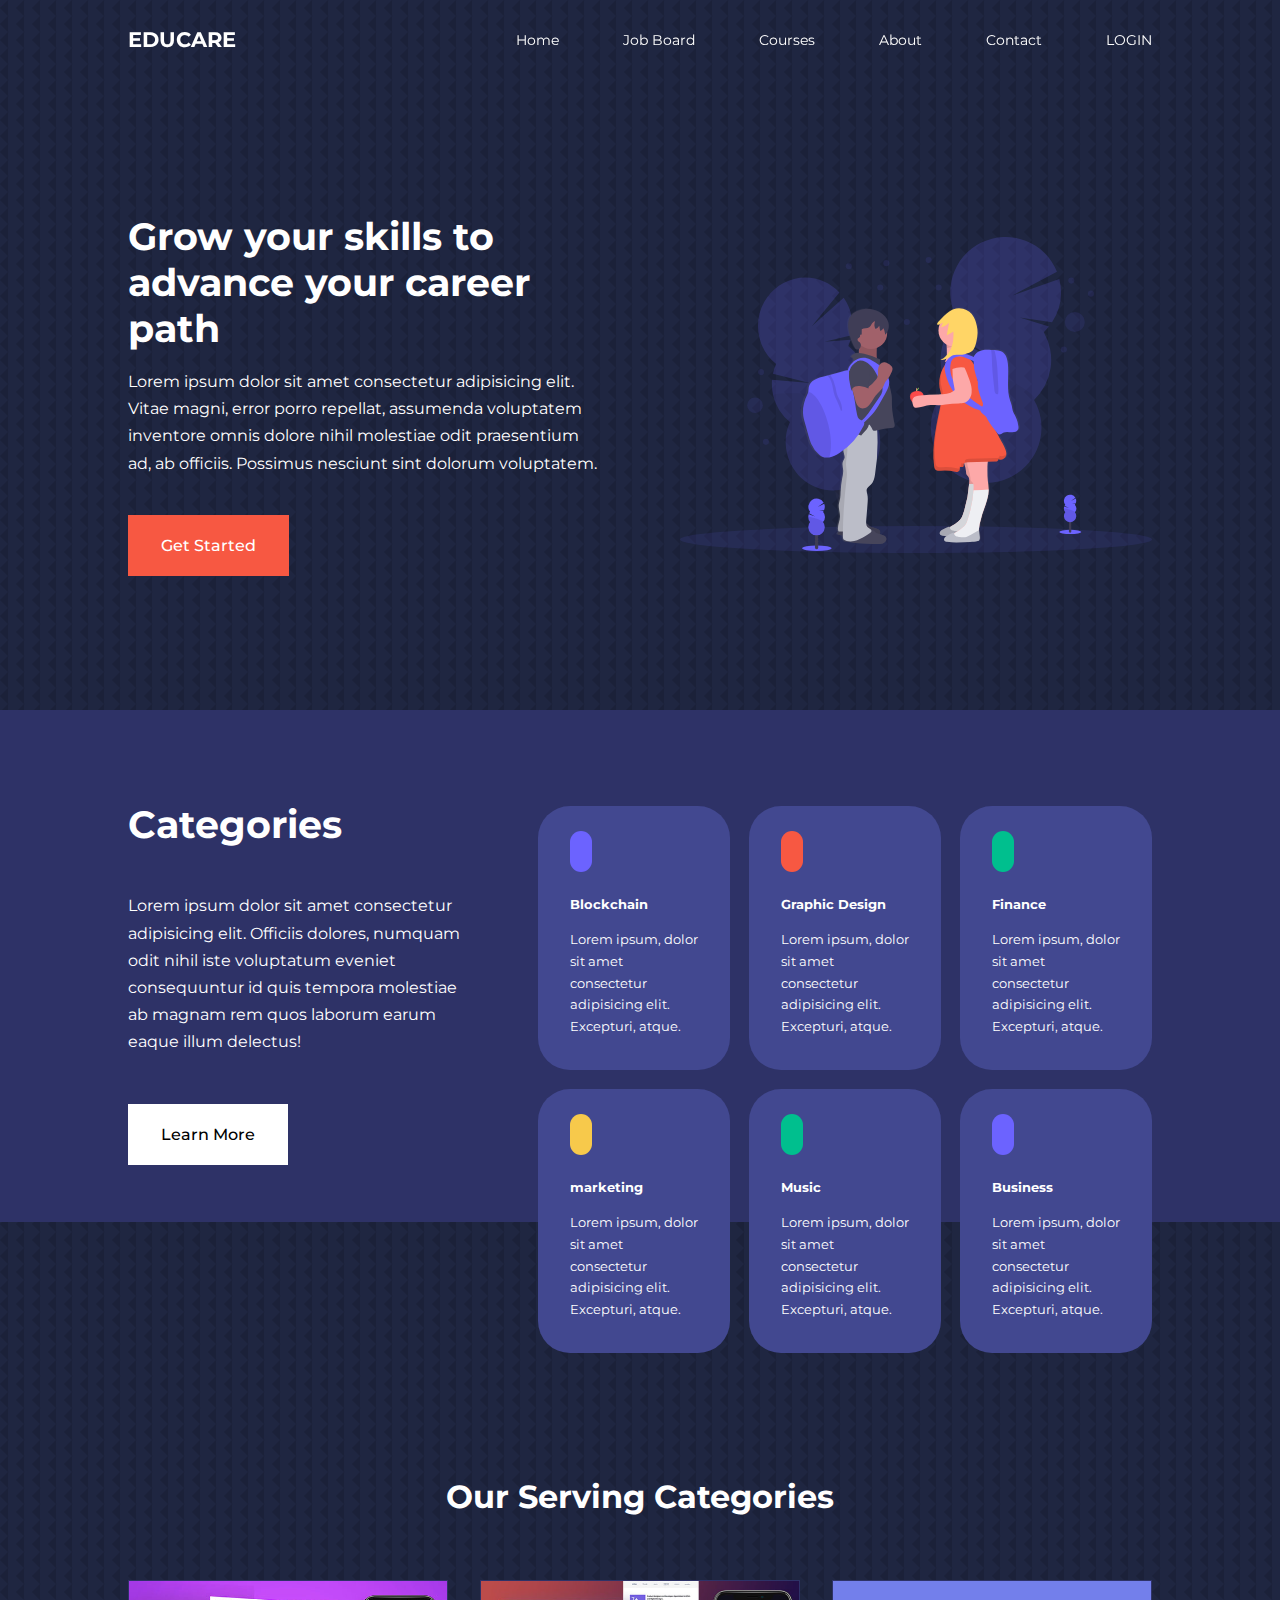
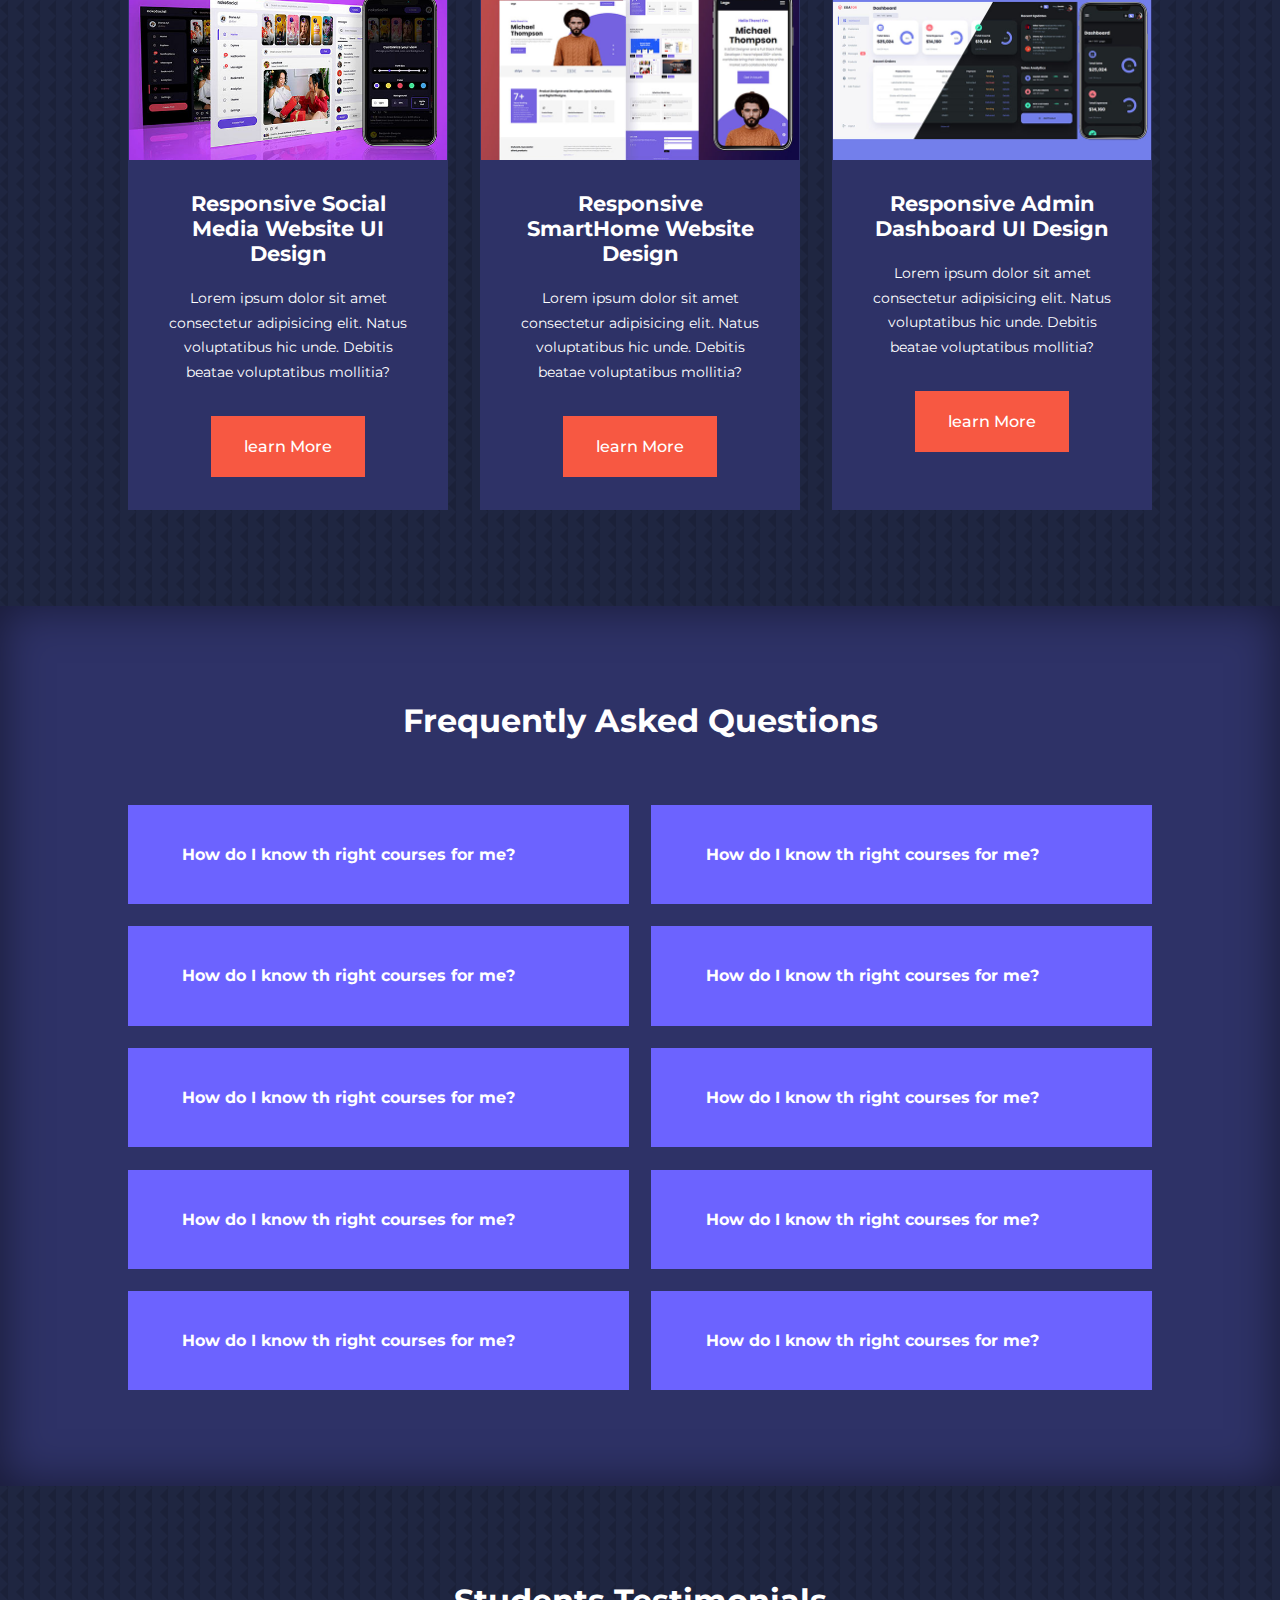
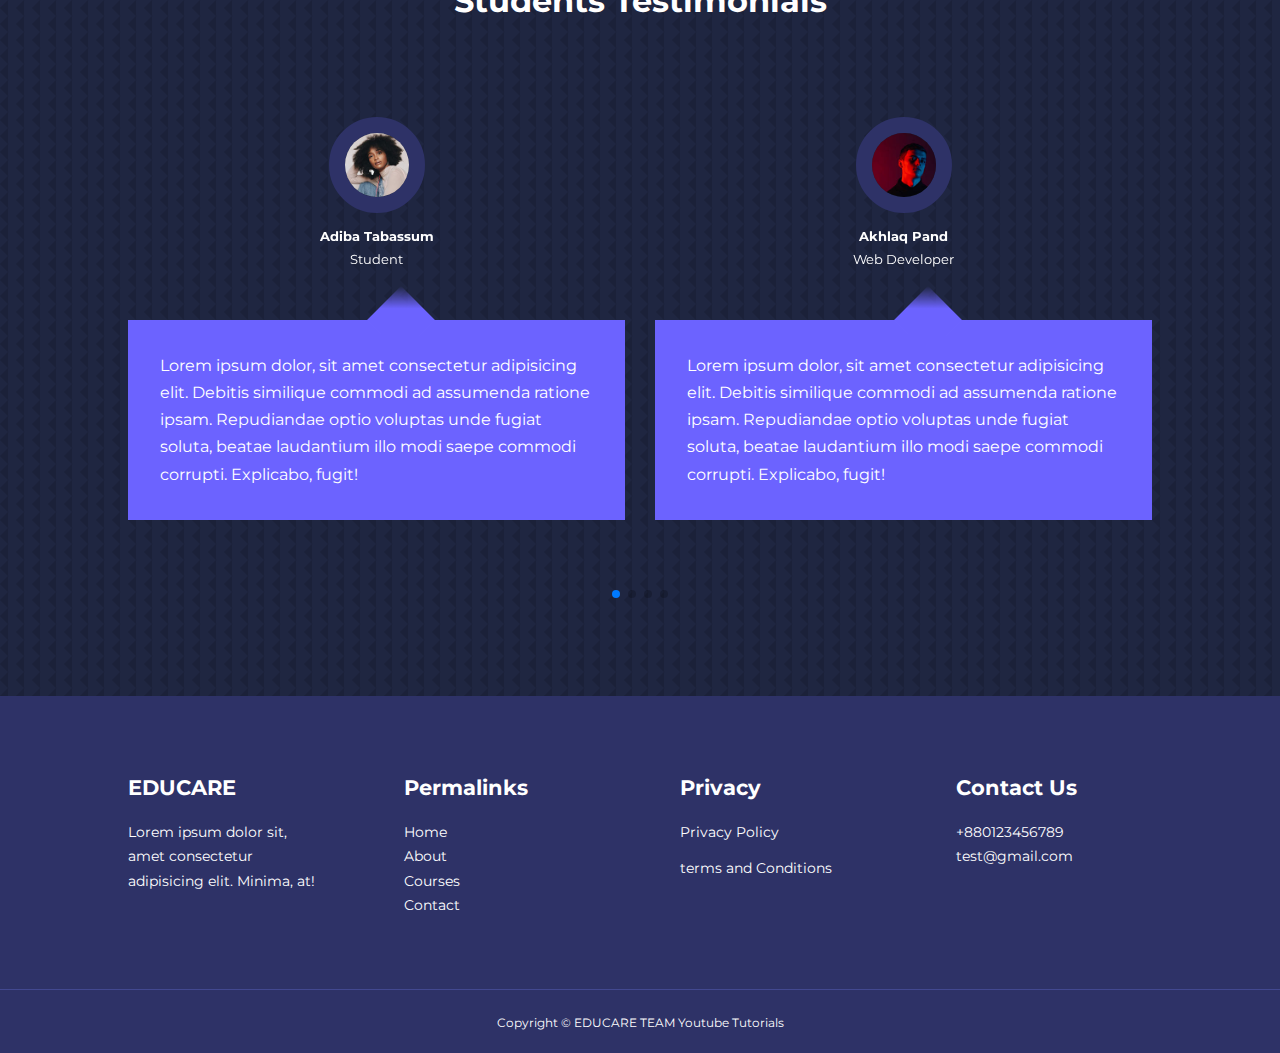
<file: Index.html>
<!DOCTYPE html>
<html lang="en">
  <head>
    <meta charset="UTF-8" />
    <meta http-equiv="X-UA-Compatible" content="IE=edge" />
    <meta name="viewport" content="width=device-width, initial-scale=1.0" />
    <title>Educare Tuition Media</title>

    <link rel="stylesheet" href="./css/style.css" />
    <style>
      body {
        background-image: url(./images/bg-texture.png);
      }
    </style>

    <!--ICONSCOUT CDN-->
    <link
      rel="stylesheet"
      href="https://unicons.iconscout.com/release/v4.0.0/css/line.css"
    />
    <!--GOOGLE FONTS (MONTSERRAT)-->
    <link rel="preconnect" href="https://fonts.googleapis.com" />
    <link rel="preconnect" href="https://fonts.gstatic.com" crossorigin />
    <link
      href="https://fonts.googleapis.com/css2?family=Montserrat:ital,wght@0,300;0,400;0,500;0,700;0,800;1,600;1,700&display=swap"
      rel="stylesheet"
    />

    <!--  SWIPER JS -->
    <link
      rel="stylesheet"
      href="https://cdn.jsdelivr.net/npm/swiper@8/swiper-bundle.min.css"
    />
  </head>
  <body>
    <nav>
      <div class="container nav__container">
        <a href="Index.html"><h4>EDUCARE</h4></a>
        <ul class="nav__menu">
          <li><a href="Index.html">Home</a></li>
          <li><a href="jobboard.html">Job Board</a></li>
          <li><a href="courses.html">Courses</a></li>
          <li><a href="about.html">About</a></li>
          <li><a href="contact.html">Contact</a></li>
          <li><a href="login.html">LOGIN</a></li>
        </ul>
        <button id="open-menu-btn"><i class="uil uil-bars"></i></button>
        <button id="close-menu-btn"><i class="uil uil-multiply"></i></button>
      </div>
    </nav>
    <!--=========   END OF NAVBAR =============-->

    <header>
      <div class="container header__container">
        <div class="header__left">
          <h1>Grow your skills to advance your career path</h1>
          <p>
            Lorem ipsum dolor sit amet consectetur adipisicing elit. Vitae
            magni, error porro repellat, assumenda voluptatem inventore omnis
            dolore nihil molestiae odit praesentium ad, ab officiis. Possimus
            nesciunt sint dolorum voluptatem.
          </p>
          <a href="courses.html" class="btn btn-primary">Get Started</a>
        </div>
        <div class="header__right">
          <div class="header__right-image">
            <img src="./images/header.svg" alt="" />
          </div>
        </div>
      </div>
    </header>
    <!--  ===================== END OF HEADER ==============-->

    <section class="categories">
      <div class="container categories__container">
        <div class="categories__left">
          <h1>Categories</h1>
          <p>
            Lorem ipsum dolor sit amet consectetur adipisicing elit. Officiis
            dolores, numquam odit nihil iste voluptatum eveniet consequuntur id
            quis tempora molestiae ab magnam rem quos laborum earum eaque illum
            delectus!
          </p>
          <a href="#" class="btn">Learn More</a>
        </div>
        <div class="categories__right">
          <article class="category">
            <span class="category__icon"
              ><i class="uil uil-bitcoin-circle"></i
            ></span>
            <h5>Blockchain</h5>
            <p>
              Lorem ipsum, dolor sit amet consectetur adipisicing elit.
              Excepturi, atque.
            </p>
          </article>

          <article class="category">
            <span class="category__icon"><i class="uil uil-palette"></i></span>
            <h5>Graphic Design</h5>
            <p>
              Lorem ipsum, dolor sit amet consectetur adipisicing elit.
              Excepturi, atque.
            </p>
          </article>

          <article class="category">
            <span class="category__icon"
              ><i class="uil uil-usd-circle"></i
            ></span>
            <h5>Finance</h5>
            <p>
              Lorem ipsum, dolor sit amet consectetur adipisicing elit.
              Excepturi, atque.
            </p>
          </article>

          <article class="category">
            <span class="category__icon"
              ><i class="uil uil-megaphone"></i
            ></span>
            <h5>marketing</h5>
            <p>
              Lorem ipsum, dolor sit amet consectetur adipisicing elit.
              Excepturi, atque.
            </p>
          </article>

          <article class="category">
            <span class="category__icon"><i class="uil uil-music"></i></span>
            <h5>Music</h5>
            <p>
              Lorem ipsum, dolor sit amet consectetur adipisicing elit.
              Excepturi, atque.
            </p>
          </article>

          <article class="category">
            <span class="category__icon"
              ><i class="uil uil-puzzle-piece"></i
            ></span>
            <h5>Business</h5>
            <p>
              Lorem ipsum, dolor sit amet consectetur adipisicing elit.
              Excepturi, atque.
            </p>
          </article>
        </div>
      </div>
    </section>
    <!--=============== End of CATEGORIES =====================-->

    <section class="courses">
      <h2>Our Serving Categories</h2>
      <div class="container courses__container">
        <article class="course">
          <div class="course__image">
            <img src="./images/course1.jpg" alt="" />
          </div>
          <div class="course__info">
            <h4>Responsive Social Media Website UI Design</h4>
            <p>
              Lorem ipsum dolor sit amet consectetur adipisicing elit. Natus
              voluptatibus hic unde. Debitis beatae voluptatibus mollitia?
            </p>
            <a href="courses.html" class="btn btn-primary">learn More</a>
          </div>
        </article>

        <article class="course">
          <div class="course__image">
            <img src="./images/course2.jpg" alt="" />
          </div>
          <div class="course__info">
            <h4>Responsive SmartHome Website Design</h4>
            <p>
              Lorem ipsum dolor sit amet consectetur adipisicing elit. Natus
              voluptatibus hic unde. Debitis beatae voluptatibus mollitia?
            </p>
            <a href="courses.html" class="btn btn-primary">learn More</a>
          </div>
        </article>

        <article class="course">
          <div class="course__image">
            <img src="./images/course3.jpg" alt="" />
          </div>
          <div class="course__info">
            <h4>Responsive Admin Dashboard UI Design</h4>
            <p>
              Lorem ipsum dolor sit amet consectetur adipisicing elit. Natus
              voluptatibus hic unde. Debitis beatae voluptatibus mollitia?
            </p>
            <a href="courses.html" class="btn btn-primary">learn More</a>
          </div>
        </article>
      </div>
    </section>
    <!--=============== End of COURSES =====================-->

    <section class="faqs">
      <h2>Frequently Asked Questions</h2>
      <div class="container faqs__container">
        <article class="faq">
          <div class="faq__icon"><i class="uil uil-plus"></i></div>
          <div class="question__answer">
            <h4>How do I know th right courses for me?</h4>
            <p>
              Lorem, ipsum dolor sit amet consectetur adipisicing elit.
              Consectetur natus explicabo aspernatur. Quisquam cumque laboriosam
              impedit dolorum quia fuga repellat, dignissimos exercitationem
              alias quis, eligendi nobis nesciunt cum consequuntur natus.
            </p>
          </div>
        </article>

        <article class="faq">
          <div class="faq__icon"><i class="uil uil-plus"></i></div>
          <div class="question__answer">
            <h4>How do I know th right courses for me?</h4>
            <p>
              Lorem, ipsum dolor sit amet consectetur adipisicing elit.
              Consectetur natus explicabo aspernatur. Quisquam cumque laboriosam
              impedit dolorum quia fuga repellat, dignissimos exercitationem
              alias quis, eligendi nobis nesciunt cum consequuntur natus.
            </p>
          </div>
        </article>

        <article class="faq">
          <div class="faq__icon"><i class="uil uil-plus"></i></div>
          <div class="question__answer">
            <h4>How do I know th right courses for me?</h4>
            <p>
              Lorem, ipsum dolor sit amet consectetur adipisicing elit.
              Consectetur natus explicabo aspernatur. Quisquam cumque laboriosam
              impedit dolorum quia fuga repellat, dignissimos exercitationem
              alias quis, eligendi nobis nesciunt cum consequuntur natus.
            </p>
          </div>
        </article>

        <article class="faq">
          <div class="faq__icon"><i class="uil uil-plus"></i></div>
          <div class="question__answer">
            <h4>How do I know th right courses for me?</h4>
            <p>
              Lorem, ipsum dolor sit amet consectetur adipisicing elit.
              Consectetur natus explicabo aspernatur. Quisquam cumque laboriosam
              impedit dolorum quia fuga repellat, dignissimos exercitationem
              alias quis, eligendi nobis nesciunt cum consequuntur natus.
            </p>
          </div>
        </article>

        <article class="faq">
          <div class="faq__icon"><i class="uil uil-plus"></i></div>
          <div class="question__answer">
            <h4>How do I know th right courses for me?</h4>
            <p>
              Lorem, ipsum dolor sit amet consectetur adipisicing elit.
              Consectetur natus explicabo aspernatur. Quisquam cumque laboriosam
              impedit dolorum quia fuga repellat, dignissimos exercitationem
              alias quis, eligendi nobis nesciunt cum consequuntur natus.
            </p>
          </div>
        </article>

        <article class="faq">
          <div class="faq__icon"><i class="uil uil-plus"></i></div>
          <div class="question__answer">
            <h4>How do I know th right courses for me?</h4>
            <p>
              Lorem, ipsum dolor sit amet consectetur adipisicing elit.
              Consectetur natus explicabo aspernatur. Quisquam cumque laboriosam
              impedit dolorum quia fuga repellat, dignissimos exercitationem
              alias quis, eligendi nobis nesciunt cum consequuntur natus.
            </p>
          </div>
        </article>

        <article class="faq">
          <div class="faq__icon"><i class="uil uil-plus"></i></div>
          <div class="question__answer">
            <h4>How do I know th right courses for me?</h4>
            <p>
              Lorem, ipsum dolor sit amet consectetur adipisicing elit.
              Consectetur natus explicabo aspernatur. Quisquam cumque laboriosam
              impedit dolorum quia fuga repellat, dignissimos exercitationem
              alias quis, eligendi nobis nesciunt cum consequuntur natus.
            </p>
          </div>
        </article>

        <article class="faq">
          <div class="faq__icon"><i class="uil uil-plus"></i></div>
          <div class="question__answer">
            <h4>How do I know th right courses for me?</h4>
            <p>
              Lorem, ipsum dolor sit amet consectetur adipisicing elit.
              Consectetur natus explicabo aspernatur. Quisquam cumque laboriosam
              impedit dolorum quia fuga repellat, dignissimos exercitationem
              alias quis, eligendi nobis nesciunt cum consequuntur natus.
            </p>
          </div>
        </article>

        <article class="faq">
          <div class="faq__icon"><i class="uil uil-plus"></i></div>
          <div class="question__answer">
            <h4>How do I know th right courses for me?</h4>
            <p>
              Lorem, ipsum dolor sit amet consectetur adipisicing elit.
              Consectetur natus explicabo aspernatur. Quisquam cumque laboriosam
              impedit dolorum quia fuga repellat, dignissimos exercitationem
              alias quis, eligendi nobis nesciunt cum consequuntur natus.
            </p>
          </div>
        </article>

        <article class="faq">
          <div class="faq__icon"><i class="uil uil-plus"></i></div>
          <div class="question__answer">
            <h4>How do I know th right courses for me?</h4>
            <p>
              Lorem, ipsum dolor sit amet consectetur adipisicing elit.
              Consectetur natus explicabo aspernatur. Quisquam cumque laboriosam
              impedit dolorum quia fuga repellat, dignissimos exercitationem
              alias quis, eligendi nobis nesciunt cum consequuntur natus.
            </p>
          </div>
        </article>
      </div>
    </section>
    <!--=============== End of FAQs =====================-->

    <section class="container testimonials__container mySwiper">
      <h2>Students Testimonials</h2>
      <div class="swiper-wrapper">
        <article class="testimonial swiper-slide">
          <div class="avatar">
            <img src="./images/avatar1.jpg" alt="" />
          </div>
          <div class="testimonial__info">
            <h5>Adiba Tabassum</h5>
            <small>Student</small>
          </div>
          <div class="testimonial__body">
            <p>
              Lorem ipsum dolor, sit amet consectetur adipisicing elit. Debitis
              similique commodi ad assumenda ratione ipsam. Repudiandae optio
              voluptas unde fugiat soluta, beatae laudantium illo modi saepe
              commodi corrupti. Explicabo, fugit!
            </p>
          </div>
        </article>

        <article class="testimonial swiper-slide">
          <div class="avatar">
            <img src="./images/avatar2.jpg" alt="" />
          </div>
          <div class="testimonial__info">
            <h5>Akhlaq Pand</h5>
            <small>Web Developer</small>
          </div>
          <div class="testimonial__body">
            <p>
              Lorem ipsum dolor, sit amet consectetur adipisicing elit. Debitis
              similique commodi ad assumenda ratione ipsam. Repudiandae optio
              voluptas unde fugiat soluta, beatae laudantium illo modi saepe
              commodi corrupti. Explicabo, fugit!
            </p>
          </div>
        </article>

        <article class="testimonial swiper-slide">
          <div class="avatar">
            <img src="./images/avatar3.jpg" alt="" />
          </div>
          <div class="testimonial__info">
            <h5>Istiak Dio</h5>
            <small>Rechercher</small>
          </div>
          <div class="testimonial__body">
            <p>
              Lorem ipsum dolor, sit amet consectetur adipisicing elit. Debitis
              similique commodi ad assumenda ratione ipsam. Repudiandae optio
              voluptas unde fugiat soluta, beatae laudantium illo modi saepe
              commodi corrupti. Explicabo, fugit!
            </p>
          </div>
        </article>

        <article class="testimonial swiper-slide">
          <div class="avatar">
            <img src="./images/avatar4.jpg" alt="" />
          </div>
          <div class="testimonial__info">
            <h5>Dina Ayi</h5>
            <small>Student</small>
          </div>
          <div class="testimonial__body">
            <p>
              Lorem ipsum dolor, sit amet consectetur adipisicing elit. Debitis
              similique commodi ad assumenda ratione ipsam. Repudiandae optio
              voluptas unde fugiat soluta, beatae laudantium illo modi saepe
              commodi corrupti. Explicabo, fugit!
            </p>
          </div>
        </article>

        <article class="testimonial swiper-slide">
          <div class="avatar">
            <img src="./images/avatar5.jpg" alt="" />
          </div>
          <div class="testimonial__info">
            <h5>Kashfia Bintu</h5>
            <small>Student</small>
          </div>
          <div class="testimonial__body">
            <p>
              Lorem ipsum dolor, sit amet consectetur adipisicing elit. Debitis
              similique commodi ad assumenda ratione ipsam. Repudiandae optio
              voluptas unde fugiat soluta, beatae laudantium illo modi saepe
              commodi corrupti. Explicabo, fugit!
            </p>
          </div>
        </article>
      </div>
      <div class="swiper-pagination"></div>
    </section>
    <!--=============== End of TESTIMONIALS =====================-->

    <footer>
      <div class="container footer__container">
        <div class="footer__1">
          <a href="Index.html" class="footer__logo"><h4>EDUCARE</h4></a>
          <p>
            Lorem ipsum dolor sit, amet consectetur adipisicing elit. Minima,
            at!
          </p>
        </div>

        <div class="footer__2">
          <h4>Permalinks</h4>
          <ul class="permalinks"></ul>
          <li><a href="Index.html">Home</a></li>
          <li><a href="about.html">About</a></li>
          <li><a href="courses.html">Courses</a></li>
          <li><a href="contact.html">Contact</a></li>
        </div>
        <div class="footer__3">
          <h4>Privacy</h4>
          <ul class="privacy">
            <li><a href="#">Privacy Policy</a></li>
            <li><a href="#">terms and Conditions</a></li>
          </ul>
        </div>

        <div class="footer__4">
          <h4>Contact Us</h4>
          <div>
            <p>+880123456789</p>
            <p>test@gmail.com</p>
          </div>

          <ul class="footer__socials">
            <li>
              <a href="https://facebook.com"
                ><i class="uil uil-facebook-f"></i
              ></a>
            </li>
            <li>
              <a href="https://instagram.com"
                ><i class="uil uil-instagram-alt"></i
              ></a>
            </li>
            <li>
              <a href="https://twitter.com"><i class="uil uil-twitter"></i></a>
            </li>
            <li>
              <a href="https://linkedin.com"
                ><i class="uil uil-linkedin-alt"></i
              ></a>
            </li>
          </ul>
        </div>
      </div>
      <div class="footer__copyright">
        <small>Copyright &copy; EDUCARE TEAM Youtube Tutorials</small>
      </div>
    </footer>

    <script src="https://cdn.jsdelivr.net/npm/swiper@8/swiper-bundle.min.js"></script>
    <script src="./main.js"></script>

    <script>
      var swiper = new Swiper(".mySwiper", {
        slidesPerView: 1,
        spaceBetween: 30,
        pagination: {
          el: ".swiper-pagination",
          clickable: true,
        },
        //when window width is >=600px
        breakpoints: {
          600: {
            slidesPerView: 2,
          },
        },
      });
    </script>
  </body>
</html>
</file>
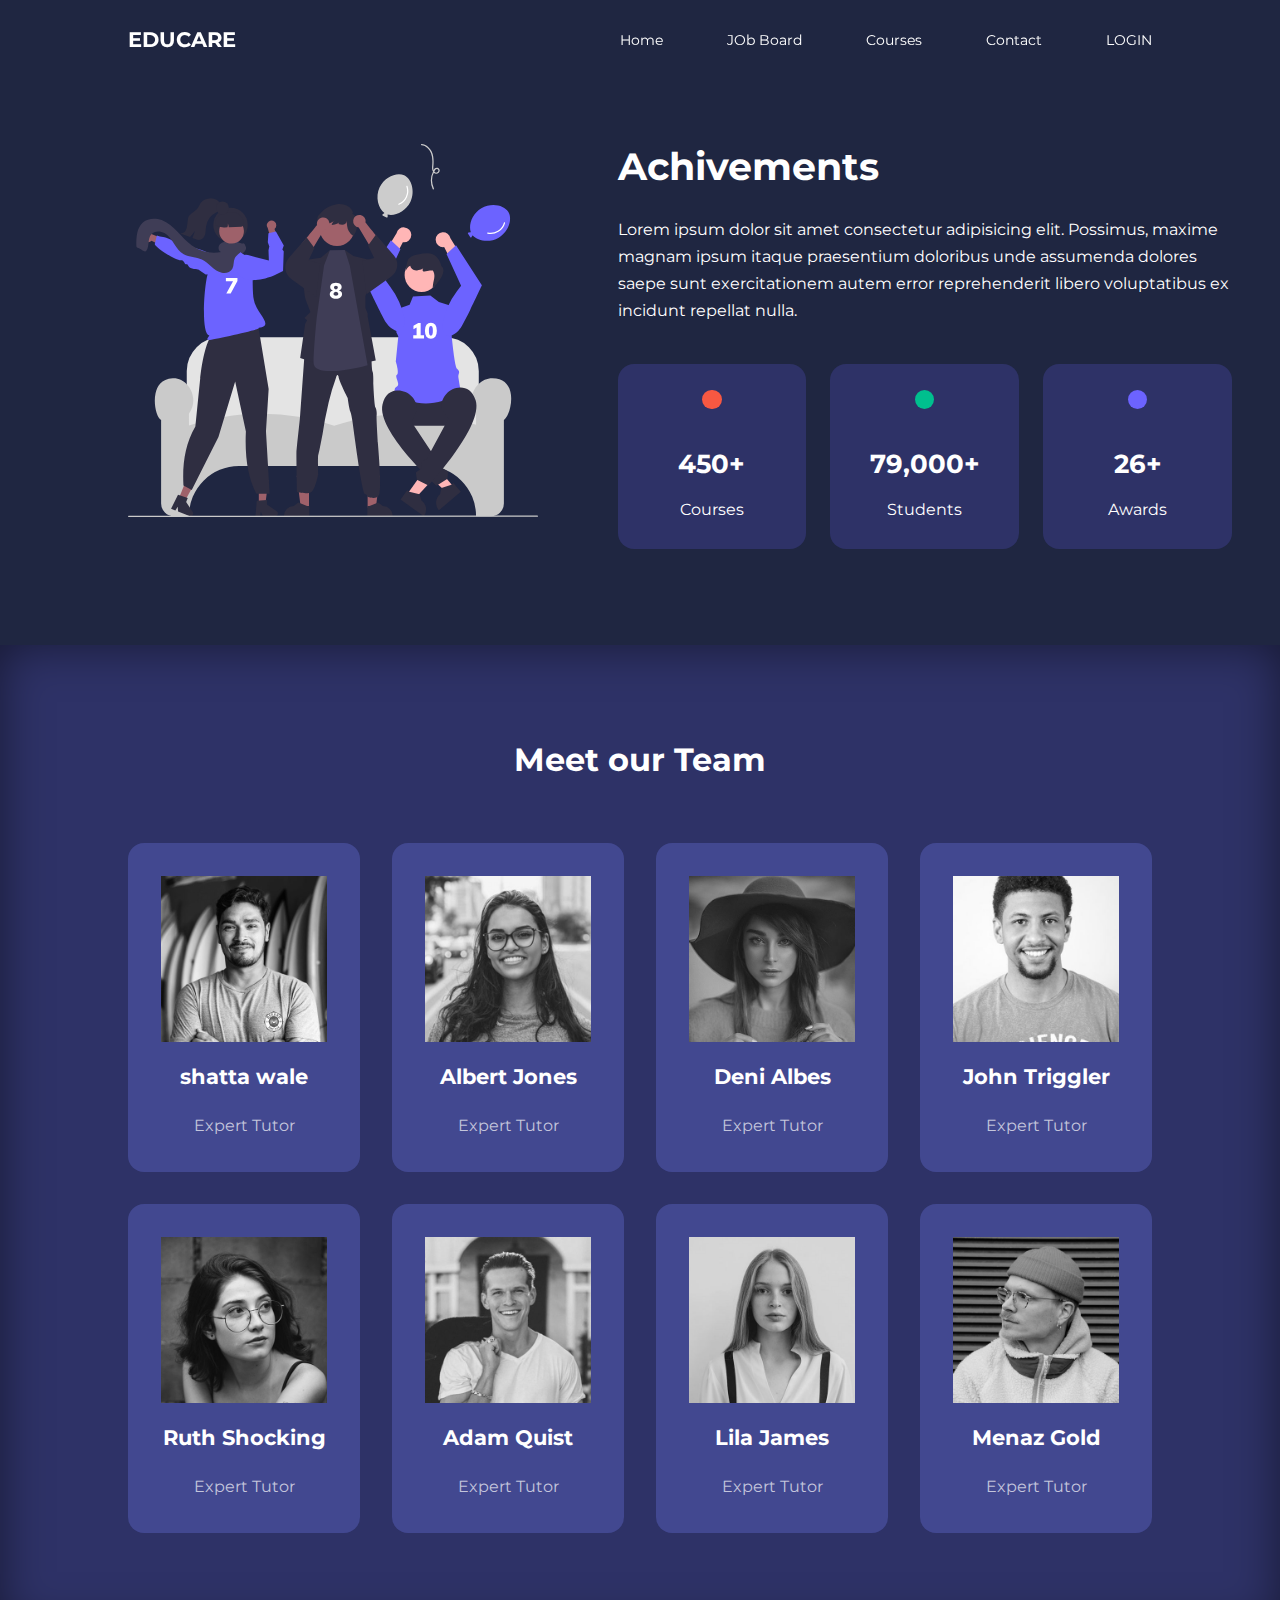
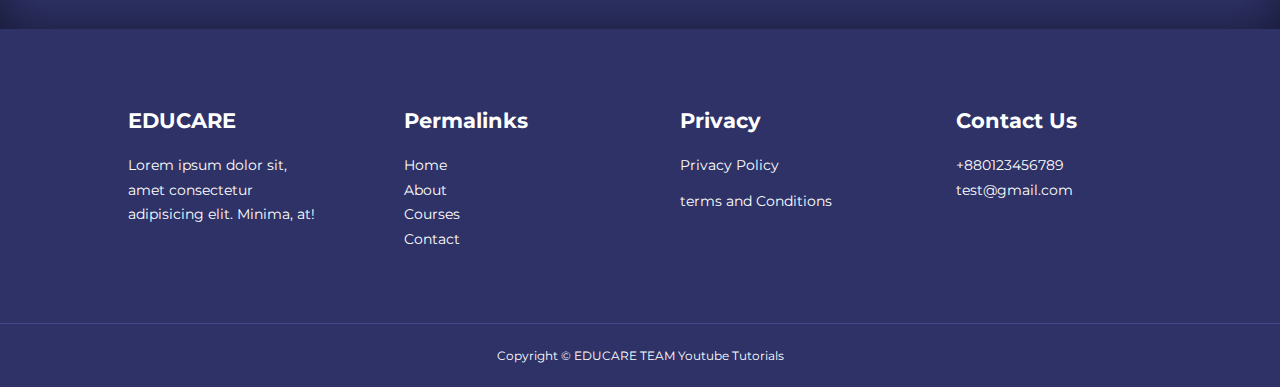
<file: about.html>
<!DOCTYPE html>
<html lang="en">
  <head>
    <meta charset="UTF-8" />
    <meta http-equiv="X-UA-Compatible" content="IE=edge" />
    <meta name="viewport" content="width=device-width, initial-scale=1.0" />
    <title>Educare Tuition Media</title>

    <link rel="stylesheet" href="./css/style.css" />
    <link rel="stylesheet" href="./css/about.css" />

    <!--ICONSCOUT CDN-->
    <link
      rel="stylesheet"
      href="https://unicons.iconscout.com/release/v4.0.0/css/line.css"
    />
    <!--GOOGLE FONTS (MONTSERRAT)-->
    <link rel="preconnect" href="https://fonts.googleapis.com" />
    <link rel="preconnect" href="https://fonts.gstatic.com" crossorigin />
    <link
      href="https://fonts.googleapis.com/css2?family=Montserrat:ital,wght@0,300;0,400;0,500;0,700;0,800;1,600;1,700&display=swap"
      rel="stylesheet"
    />
  </head>
  <body>
    <nav>
      <div class="container nav__container">
        <a href="Index.html"><h4>EDUCARE</h4></a>
        <ul class="nav__menu">
          <li><a href="Index.html">Home</a></li>
          <li><a href="jobboard.html">JOb Board</a></li>
          <li><a href="courses.html">Courses</a></li>
          <li><a href="contact.html">Contact</a></li>
          <li><a href="login.html">LOGIN</a></li>
        </ul>
        <button id="open-menu-btn"><i class="uil uil-bars"></i></button>
        <button id="close-menu-btn"><i class="uil uil-multiply"></i></button>
      </div>
    </nav>
    <!--=========   END OF NAVBAR =============-->

    <section class="about__achivements">
      <div class="container about__achivements-container">
        <div class="about__achivements-left">
          <img src="./images/about achievements.svg" alt="" />
        </div>
        <div class="about__achivements-right">
          <h1>Achivements</h1>
          <p>
            Lorem ipsum dolor sit amet consectetur adipisicing elit. Possimus,
            maxime magnam ipsum itaque praesentium doloribus unde assumenda
            dolores saepe sunt exercitationem autem error reprehenderit libero
            voluptatibus ex incidunt repellat nulla.
          </p>
          <div class="achivements__cards">
            <article class="achivement__card">
              <span class="achivement__icon">
                <i class="uil uil-video"></i>
              </span>
              <h3>450+</h3>
              <p>Courses</p>
            </article>
            <article class="achivement__card">
              <span class="achivement__icon">
                <i class="uil uil-users-alt"></i>
              </span>
              <h3>79,000+</h3>
              <p>Students</p>
            </article>
            <article class="achivement__card">
              <span class="achivement__icon">
                <i class="uil uil-trophy"></i>
              </span>
              <h3>26+</h3>
              <p>Awards</p>
            </article>
          </div>
        </div>
      </div>
    </section>
    <!--=========   END OF ACHIVMENTS =============-->

    <section class="team">
      <h2>Meet our Team</h2>
      <div class="container team__container">
        <article class="team__member">
          <div class="team__member-image">
            <img src="./images/tm1.jpg" alt="" />
          </div>
          <div class="team__member-info">
            <h4>shatta wale</h4>
            <p>Expert Tutor</p>
          </div>
          <div class="team__member-socials">
            <a href="https://instagram.com" target="_blank"
              ><i class="uil uil-instagram"></i
            ></a>
            <a href="https://twitter.com" target="_blank"
              ><i class="uil uil-twitter-alt"></i
            ></a>
            <a href="https://linkedin.com" target="_blank"
              ><i class="uil uil-linkedin-alt"></i
            ></a>
          </div>
        </article>
        <article class="team__member">
          <div class="team__member-image">
            <img src="./images/tm2.jpg" alt="" />
          </div>
          <div class="team__member-info">
            <h4>Albert Jones</h4>
            <p>Expert Tutor</p>
          </div>
          <div class="team__member-socials">
            <a href="https://instagram.com" target="_blank"
              ><i class="uil uil-instagram"></i
            ></a>
            <a href="https://twitter.com" target="_blank"
              ><i class="uil uil-twitter-alt"></i
            ></a>
            <a href="https://linkedin.com" target="_blank"
              ><i class="uil uil-linkedin-alt"></i
            ></a>
          </div>
        </article>
        <article class="team__member">
          <div class="team__member-image">
            <img src="./images/tm3.jpg" alt="" />
          </div>
          <div class="team__member-info">
            <h4>Deni Albes</h4>
            <p>Expert Tutor</p>
          </div>
          <div class="team__member-socials">
            <a href="https://instagram.com" target="_blank"
              ><i class="uil uil-instagram"></i
            ></a>
            <a href="https://twitter.com" target="_blank"
              ><i class="uil uil-twitter-alt"></i
            ></a>
            <a href="https://linkedin.com" target="_blank"
              ><i class="uil uil-linkedin-alt"></i
            ></a>
          </div>
        </article>
        <article class="team__member">
          <div class="team__member-image">
            <img src="./images/tm4.jpg" alt="" />
          </div>
          <div class="team__member-info">
            <h4>John Triggler</h4>
            <p>Expert Tutor</p>
          </div>
          <div class="team__member-socials">
            <a href="https://instagram.com" target="_blank"
              ><i class="uil uil-instagram"></i
            ></a>
            <a href="https://twitter.com" target="_blank"
              ><i class="uil uil-twitter-alt"></i
            ></a>
            <a href="https://linkedin.com" target="_blank"
              ><i class="uil uil-linkedin-alt"></i
            ></a>
          </div>
        </article>
        <article class="team__member">
          <div class="team__member-image">
            <img src="./images/tm5.jpg" alt="" />
          </div>
          <div class="team__member-info">
            <h4>Ruth Shocking</h4>
            <p>Expert Tutor</p>
          </div>
          <div class="team__member-socials">
            <a href="https://instagram.com" target="_blank"
              ><i class="uil uil-instagram"></i
            ></a>
            <a href="https://twitter.com" target="_blank"
              ><i class="uil uil-twitter-alt"></i
            ></a>
            <a href="https://linkedin.com" target="_blank"
              ><i class="uil uil-linkedin-alt"></i
            ></a>
          </div>
        </article>
        <article class="team__member">
          <div class="team__member-image">
            <img src="./images/tm6.jpg" alt="" />
          </div>
          <div class="team__member-info">
            <h4>Adam Quist</h4>
            <p>Expert Tutor</p>
          </div>
          <div class="team__member-socials">
            <a href="https://instagram.com" target="_blank"
              ><i class="uil uil-instagram"></i
            ></a>
            <a href="https://twitter.com" target="_blank"
              ><i class="uil uil-twitter-alt"></i
            ></a>
            <a href="https://linkedin.com" target="_blank"
              ><i class="uil uil-linkedin-alt"></i
            ></a>
          </div>
        </article>
        <article class="team__member">
          <div class="team__member-image">
            <img src="./images/tm7.jpg" alt="" />
          </div>
          <div class="team__member-info">
            <h4>Lila James</h4>
            <p>Expert Tutor</p>
          </div>
          <div class="team__member-socials">
            <a href="https://instagram.com" target="_blank"
              ><i class="uil uil-instagram"></i
            ></a>
            <a href="https://twitter.com" target="_blank"
              ><i class="uil uil-twitter-alt"></i
            ></a>
            <a href="https://linkedin.com" target="_blank"
              ><i class="uil uil-linkedin-alt"></i
            ></a>
          </div>
        </article>
        <article class="team__member">
          <div class="team__member-image">
            <img src="./images/tm8.jpg" alt="" />
          </div>
          <div class="team__member-info">
            <h4>Menaz Gold</h4>
            <p>Expert Tutor</p>
          </div>
          <div class="team__member-socials">
            <a href="https://instagram.com" target="_blank"
              ><i class="uil uil-instagram"></i
            ></a>
            <a href="https://twitter.com" target="_blank"
              ><i class="uil uil-twitter-alt"></i
            ></a>
            <a href="https://linkedin.com" target="_blank"
              ><i class="uil uil-linkedin-alt"></i
            ></a>
          </div>
        </article>
      </div>
    </section>
    <!--=========   END OF TEAM =============-->

    <footer>
      <div class="container footer__container">
        <div class="footer__1">
          <a href="Index.html" class="footer__logo"><h4>EDUCARE</h4></a>
          <p>
            Lorem ipsum dolor sit, amet consectetur adipisicing elit. Minima,
            at!
          </p>
        </div>

        <div class="footer__2">
          <h4>Permalinks</h4>
          <ul class="permalinks"></ul>
          <li><a href="Index.html">Home</a></li>
          <li><a href="about.html">About</a></li>
          <li><a href="courses.html">Courses</a></li>
          <li><a href="contact.html">Contact</a></li>
        </div>
        <div class="footer__3">
          <h4>Privacy</h4>
          <ul class="privacy">
            <li><a href="#">Privacy Policy</a></li>
            <li><a href="#">terms and Conditions</a></li>
          </ul>
        </div>

        <div class="footer__4">
          <h4>Contact Us</h4>
          <div>
            <p>+880123456789</p>
            <p>test@gmail.com</p>
          </div>

          <ul class="footer__socials">
            <li>
              <a href="https://facebook.com"
                ><i class="uil uil-facebook-f"></i
              ></a>
            </li>
            <li>
              <a href="https://instagram.com"
                ><i class="uil uil-instagram-alt"></i
              ></a>
            </li>
            <li>
              <a href="https://twitter.com"><i class="uil uil-twitter"></i></a>
            </li>
            <li>
              <a href="https://linkedin.com"
                ><i class="uil uil-linkedin-alt"></i
              ></a>
            </li>
          </ul>
        </div>
      </div>
      <div class="footer__copyright">
        <small>Copyright &copy; EDUCARE TEAM Youtube Tutorials</small>
      </div>
    </footer>

    <script src="./main.js"></script>
  </body>
</html>
</file>
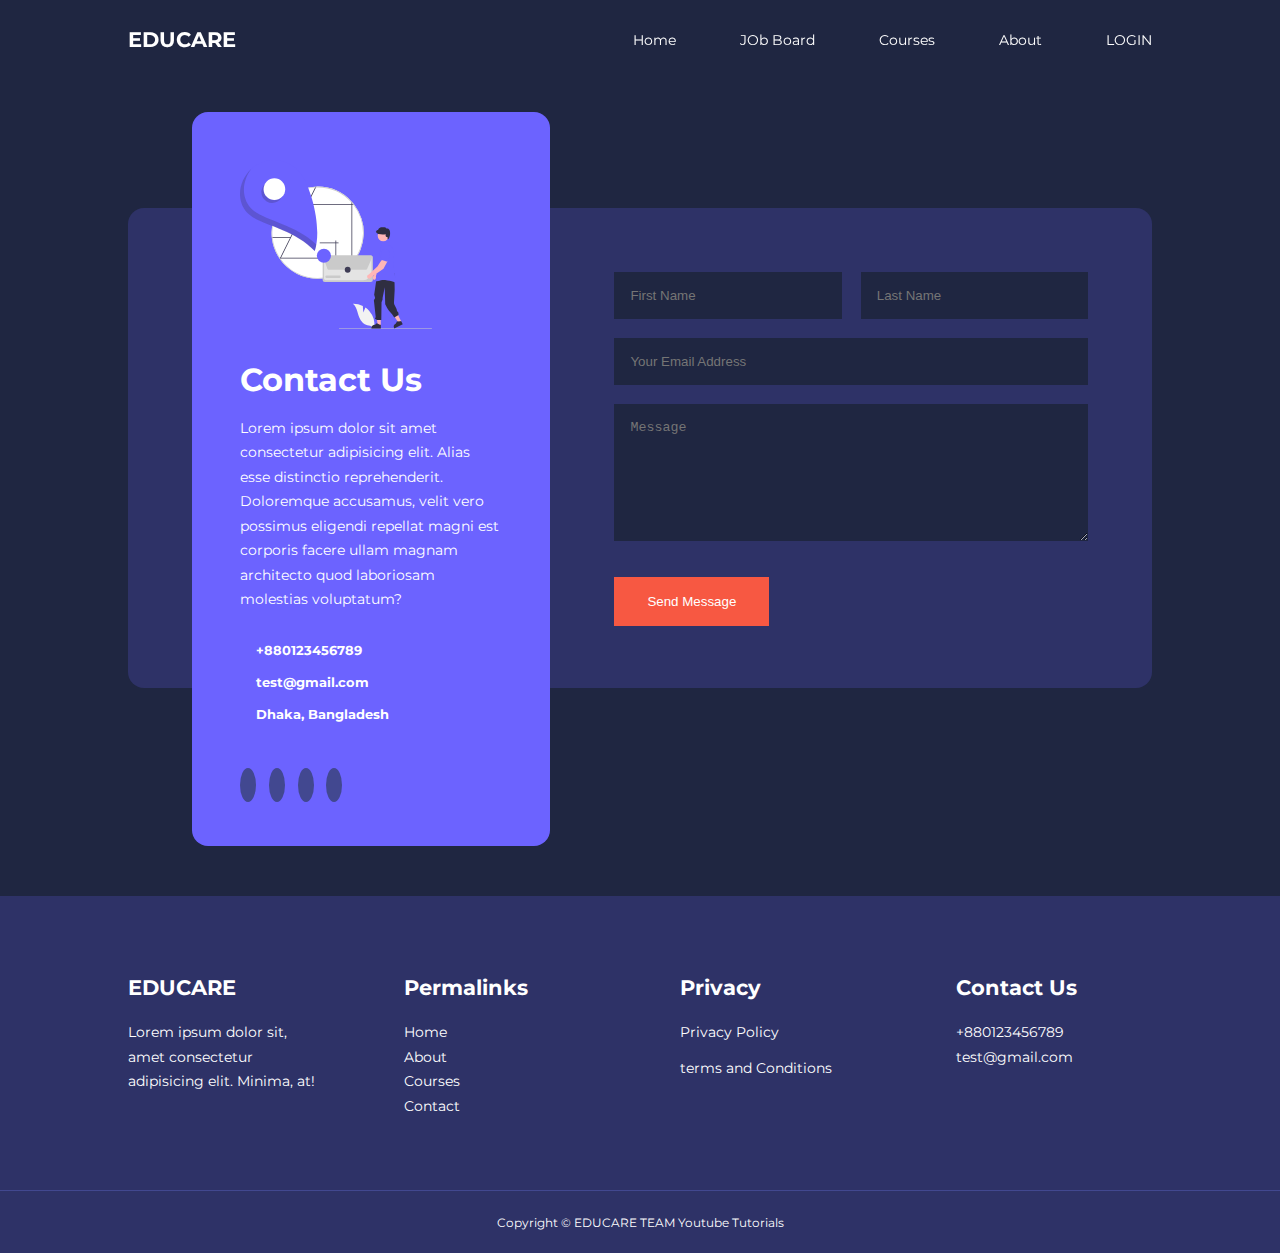
<file: contact.html>
<!DOCTYPE html>
<html lang="en">
  <head>
    <meta charset="UTF-8" />
    <meta http-equiv="X-UA-Compatible" content="IE=edge" />
    <meta name="viewport" content="width=device-width, initial-scale=1.0" />
    <title>Educare Tuition Media</title>

    <link rel="stylesheet" href="./css/style.css" />
    <link rel="stylesheet" href="./css/contact.css" />

    <!--ICONSCOUT CDN-->
    <link
      rel="stylesheet"
      href="https://unicons.iconscout.com/release/v4.0.0/css/line.css"
    />
    <!--GOOGLE FONTS (MONTSERRAT)-->
    <link rel="preconnect" href="https://fonts.googleapis.com" />
    <link rel="preconnect" href="https://fonts.gstatic.com" crossorigin />
    <link
      href="https://fonts.googleapis.com/css2?family=Montserrat:ital,wght@0,300;0,400;0,500;0,700;0,800;1,600;1,700&display=swap"
      rel="stylesheet"
    />
  </head>
  <body>
    <nav>
      <div class="container nav__container">
        <a href="Index.html"><h4>EDUCARE</h4></a>
        <ul class="nav__menu">
          <li><a href="Index.html">Home</a></li>
          <li><a href="jobboard.html">JOb Board</a></li>
          <li><a href="courses.html">Courses</a></li>
          <li><a href="about.html">About</a></li>
          <li><a href="login.html">LOGIN</a></li>
        </ul>
        <button id="open-menu-btn"><i class="uil uil-bars"></i></button>
        <button id="close-menu-btn"><i class="uil uil-multiply"></i></button>
      </div>
    </nav>
    <!--=========   END OF NAVBAR =============-->

    <section class="contact">
      <div class="container contact__container">
        <aside class="contact__aside">
          <div class="aside__image">
            <img src="./images/contact.svg" alt="" />
          </div>
          <h2>Contact Us</h2>
          <p>
            Lorem ipsum dolor sit amet consectetur adipisicing elit. Alias esse
            distinctio reprehenderit. Doloremque accusamus, velit vero possimus
            eligendi repellat magni est corporis facere ullam magnam architecto
            quod laboriosam molestias voluptatum?
          </p>
          <ul class="contact__details">
            <li>
              <i class="uil uil-phone-times"></i>
              <h5>+880123456789</h5>
            </li>

            <li>
              <i class="uil uil-envelope"></i>
              <h5>test@gmail.com</h5>
            </li>

            <li>
              <i class="uil uil-location-point"></i>
              <h5>Dhaka, Bangladesh</h5>
            </li>
          </ul>
          <ul class="contact__socials">
            <li>
              <a href="https://facebook.com"
                ><i class="uil uil-facebook-f"></i
              ></a>
            </li>
            <li>
              <a href="https://instagram.com"
                ><i class="uil uil-instagram-alt"></i
              ></a>
            </li>
            <li>
              <a href="https://twitter.com"><i class="uil uil-twitter"></i></a>
            </li>
            <li>
              <a href="https://linkedin.com"
                ><i class="uil uil-linkedin-alt"></i
              ></a>
            </li>
          </ul>
        </aside>

        <form
          action="https://formspree.io/f/xzbwrrgd"
          method="POST"
          class="contact__form"
        >
          <div class="form__name">
            <input
              type="text"
              name="First Name"
              placeholder="First Name"
              required
            />
            <input
              type="text"
              name="Last Name"
              placeholder="Last Name"
              required
            />
          </div>
          <input
            type="email"
            name="Email Address"
            placeholder="Your Email Address"
            required
          />
          <textarea
            name="Message"
            id=""
            cols=""
            rows="7"
            placeholder="Message"
            required
          ></textarea>
          <button type="submit" class="btn btn-primary">Send Message</button>
        </form>
      </div>
    </section>

    <footer>
      <div class="container footer__container">
        <div class="footer__1">
          <a href="Index.html" class="footer__logo"><h4>EDUCARE</h4></a>
          <p>
            Lorem ipsum dolor sit, amet consectetur adipisicing elit. Minima,
            at!
          </p>
        </div>

        <div class="footer__2">
          <h4>Permalinks</h4>
          <ul class="permalinks"></ul>
          <li><a href="Index.html">Home</a></li>
          <li><a href="about.html">About</a></li>
          <li><a href="courses.html">Courses</a></li>
          <li><a href="contact.html">Contact</a></li>
        </div>
        <div class="footer__3">
          <h4>Privacy</h4>
          <ul class="privacy">
            <li><a href="#">Privacy Policy</a></li>
            <li><a href="#">terms and Conditions</a></li>
          </ul>
        </div>

        <div class="footer__4">
          <h4>Contact Us</h4>
          <div>
            <p>+880123456789</p>
            <p>test@gmail.com</p>
          </div>

          <ul class="footer__socials">
            <li>
              <a href="https://facebook.com"
                ><i class="uil uil-facebook-f"></i
              ></a>
            </li>
            <li>
              <a href="https://instagram.com"
                ><i class="uil uil-instagram-alt"></i
              ></a>
            </li>
            <li>
              <a href="https://twitter.com"><i class="uil uil-twitter"></i></a>
            </li>
            <li>
              <a href="https://linkedin.com"
                ><i class="uil uil-linkedin-alt"></i
              ></a>
            </li>
          </ul>
        </div>
      </div>
      <div class="footer__copyright">
        <small>Copyright &copy; EDUCARE TEAM Youtube Tutorials</small>
      </div>
    </footer>

    <script src="./main.js"></script>
  </body>
</html>
</file>
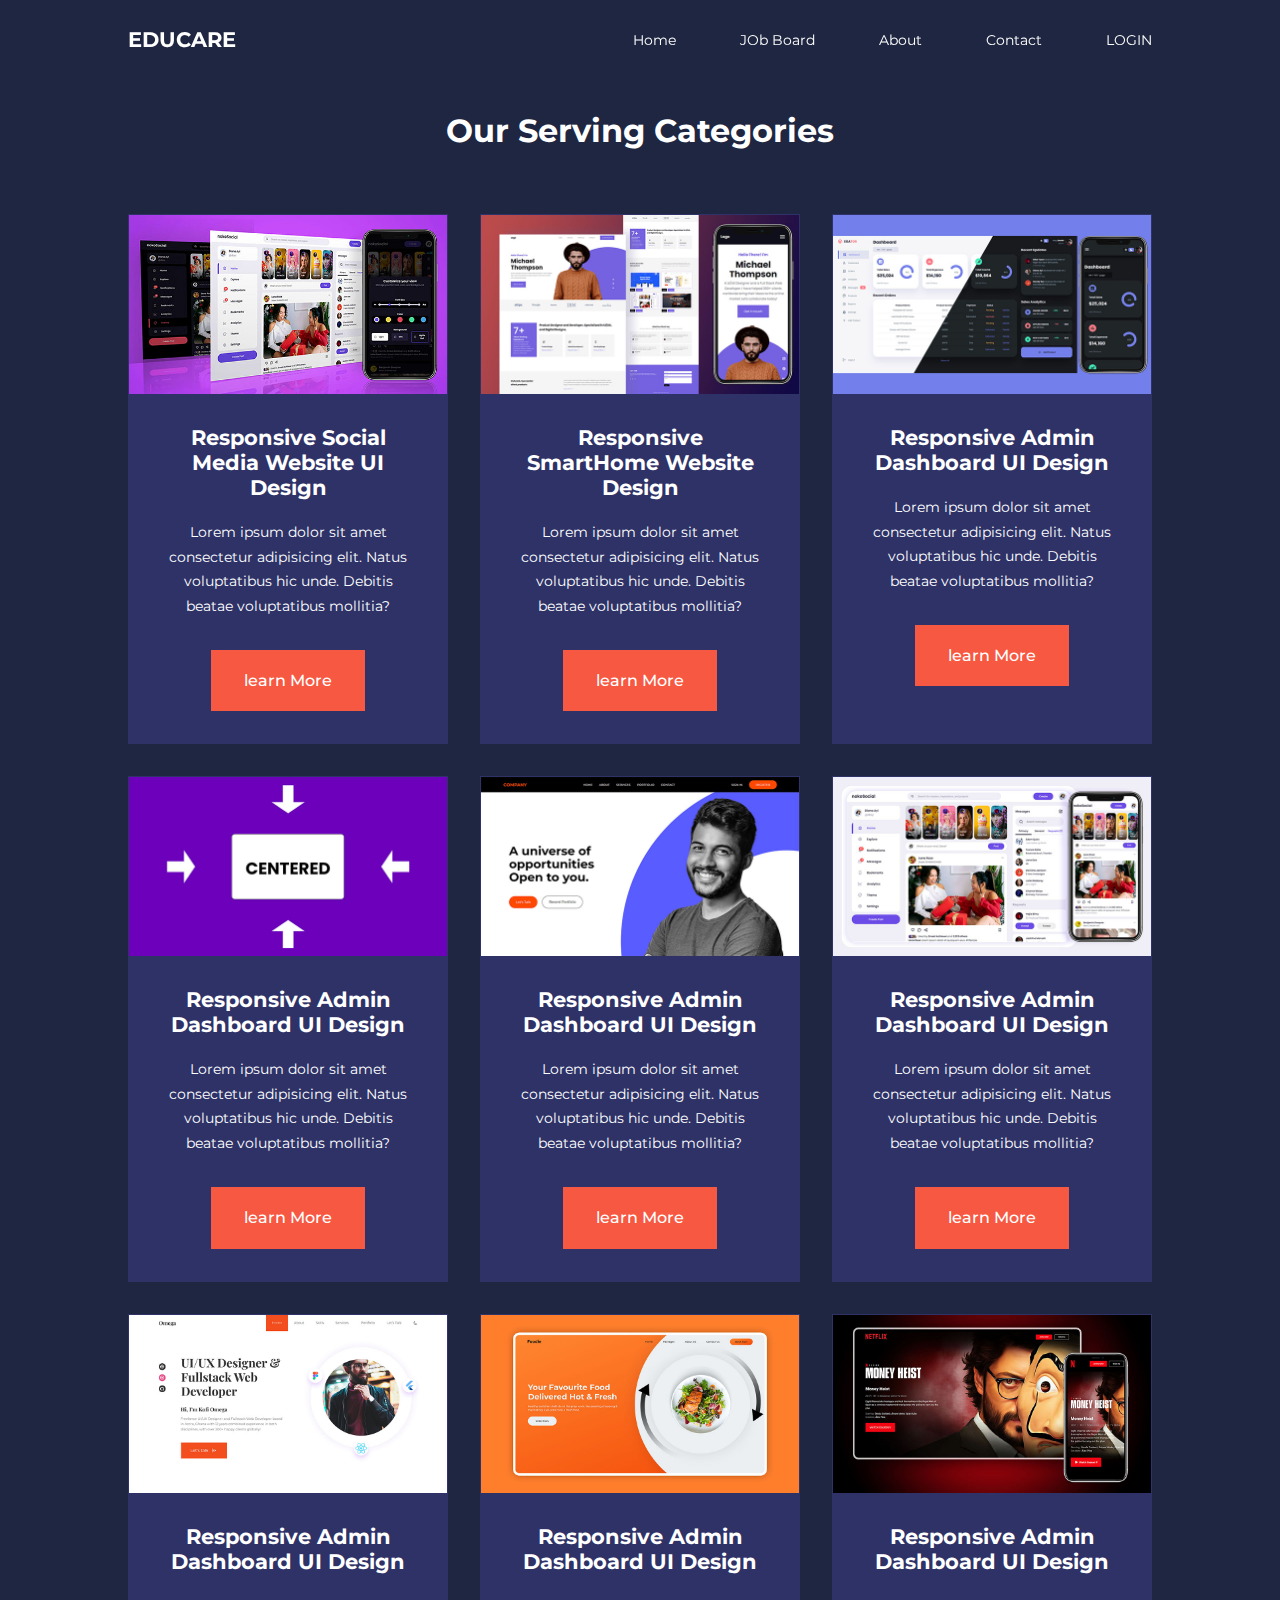
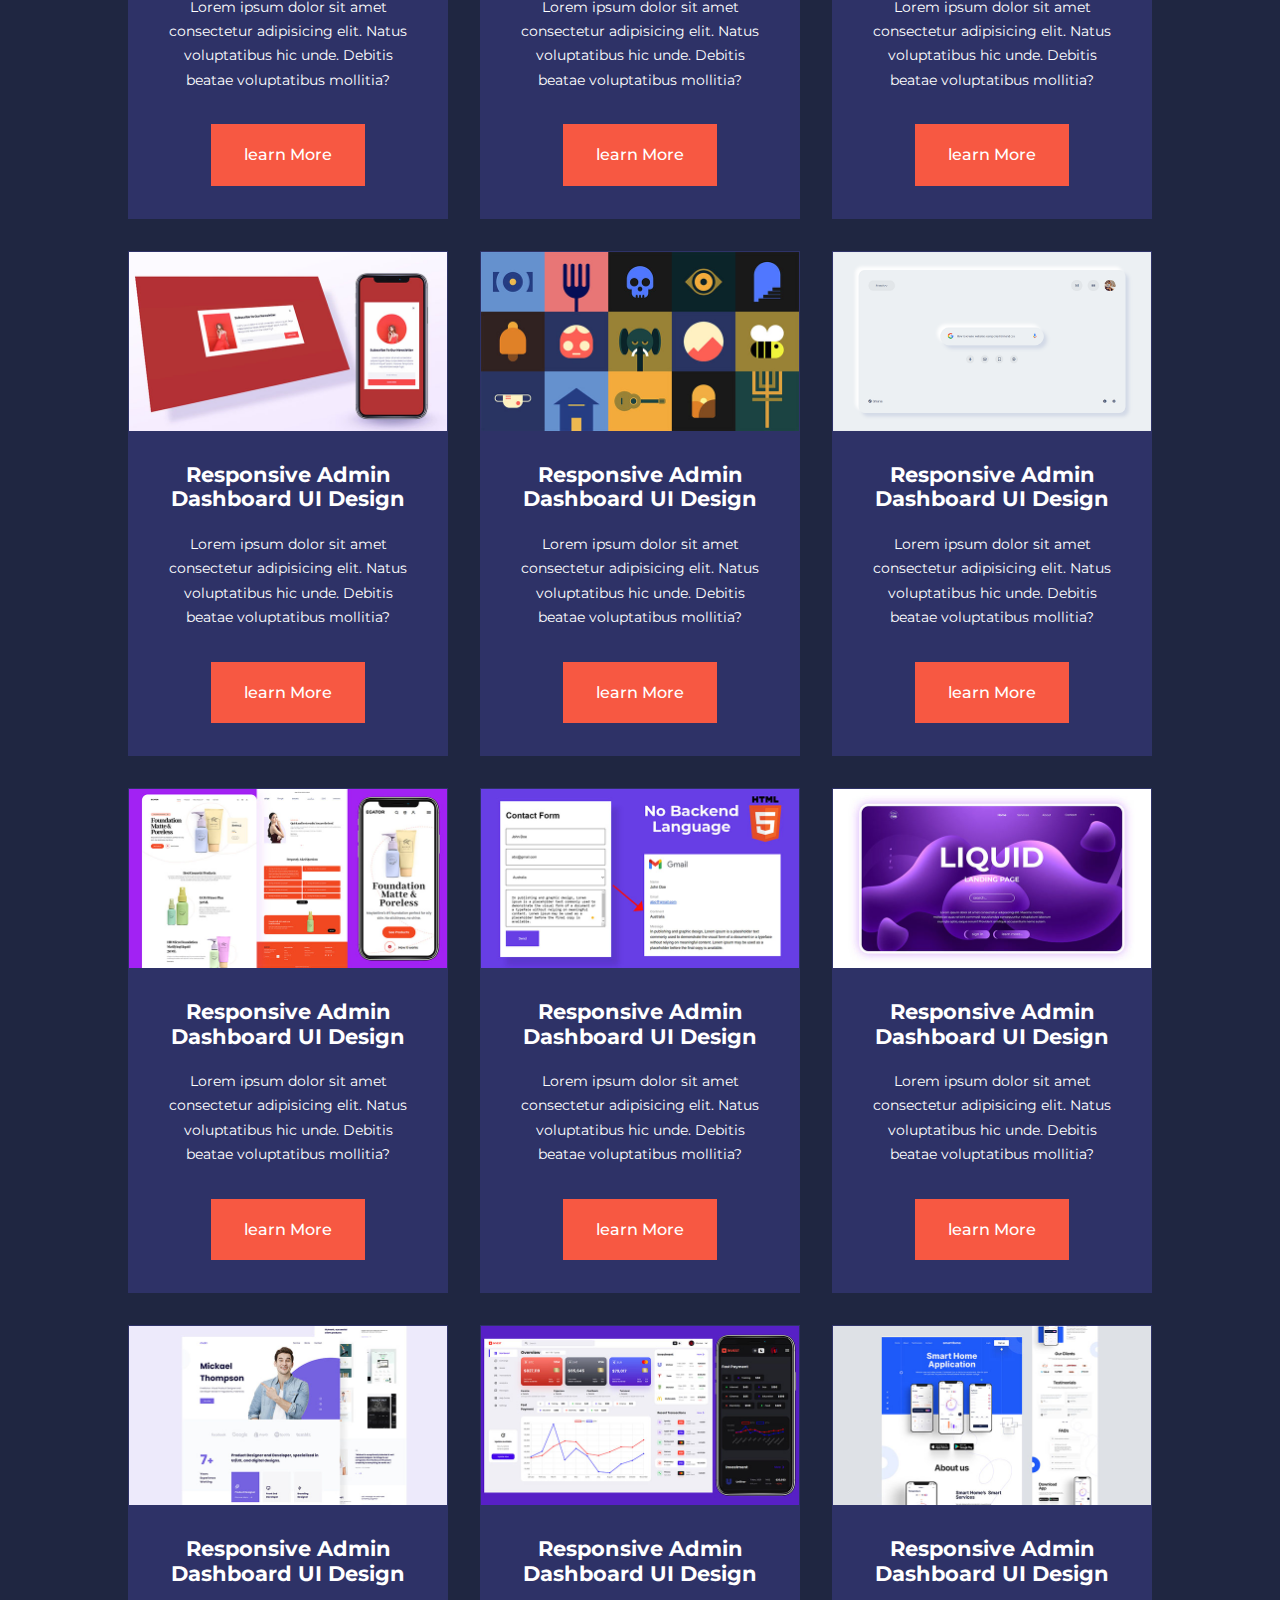
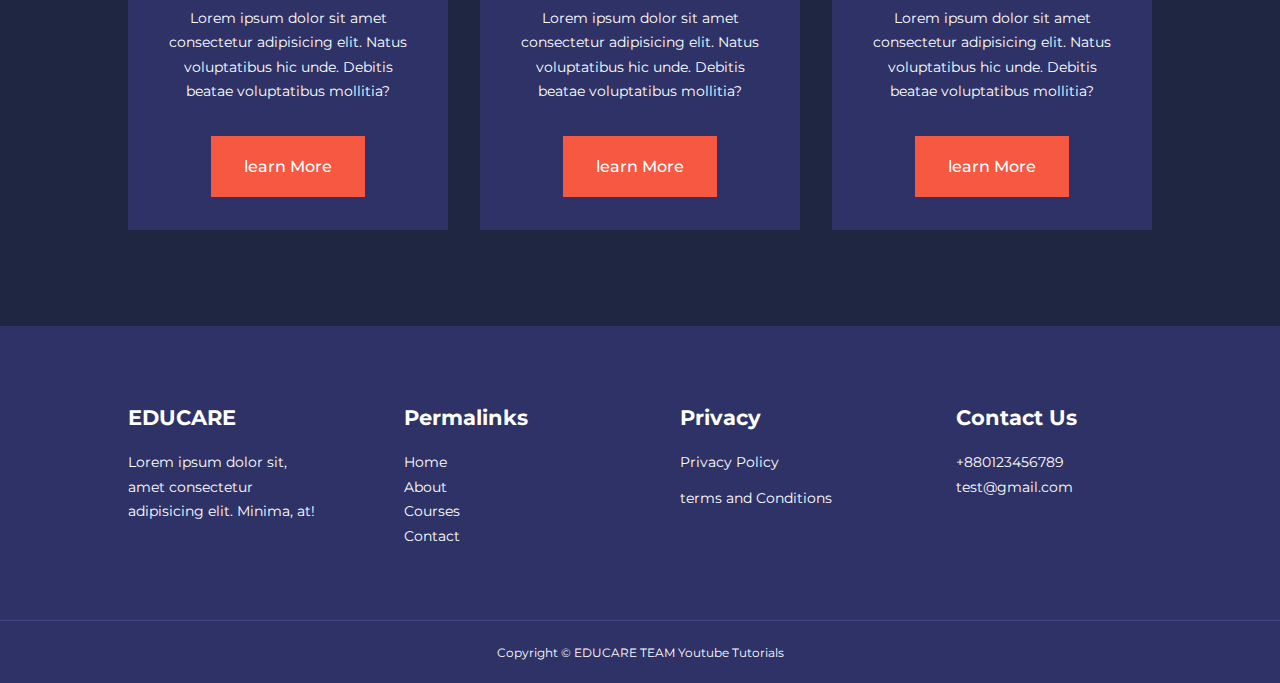
<file: courses.html>
<!DOCTYPE html>
<html lang="en">
  <head>
    <meta charset="UTF-8" />
    <meta http-equiv="X-UA-Compatible" content="IE=edge" />
    <meta name="viewport" content="width=device-width, initial-scale=1.0" />
    <title>Educare Tuition Media</title>

    <link rel="stylesheet" href="./css/style.css" />
    <style>
      .courses {
        margin-top: 1rem;
      }
    </style>

    <!--ICONSCOUT CDN-->
    <link
      rel="stylesheet"
      href="https://unicons.iconscout.com/release/v4.0.0/css/line.css"
    />
    <!--GOOGLE FONTS (MONTSERRAT)-->
    <link rel="preconnect" href="https://fonts.googleapis.com" />
    <link rel="preconnect" href="https://fonts.gstatic.com" crossorigin />
    <link
      href="https://fonts.googleapis.com/css2?family=Montserrat:ital,wght@0,300;0,400;0,500;0,700;0,800;1,600;1,700&display=swap"
      rel="stylesheet"
    />
  </head>
  <body>
    <nav>
      <div class="container nav__container">
        <a href="Index.html"><h4>EDUCARE</h4></a>
        <ul class="nav__menu">
          <li><a href="Index.html">Home</a></li>
          <li><a href="jobboard.html">JOb Board</a></li>
          <li><a href="about.html">About</a></li>
          <li><a href="contact.html">Contact</a></li>
          <li><a href="login.html">LOGIN</a></li>
        </ul>
        <button id="open-menu-btn"><i class="uil uil-bars"></i></button>
        <button id="close-menu-btn"><i class="uil uil-multiply"></i></button>
      </div>
    </nav>
    <!--=========   END OF NAVBAR =============-->

    <section class="courses">
      <h2>Our Serving Categories</h2>
      <div class="container courses__container">
        <article class="course">
          <div class="course__image">
            <img src="./images/course1.jpg" alt="" />
          </div>
          <div class="course__info">
            <h4>Responsive Social Media Website UI Design</h4>
            <p>
              Lorem ipsum dolor sit amet consectetur adipisicing elit. Natus
              voluptatibus hic unde. Debitis beatae voluptatibus mollitia?
            </p>
            <a href="courses.html" class="btn btn-primary">learn More</a>
          </div>
        </article>

        <article class="course">
          <div class="course__image">
            <img src="./images/course2.jpg" alt="" />
          </div>
          <div class="course__info">
            <h4>Responsive SmartHome Website Design</h4>
            <p>
              Lorem ipsum dolor sit amet consectetur adipisicing elit. Natus
              voluptatibus hic unde. Debitis beatae voluptatibus mollitia?
            </p>
            <a href="courses.html" class="btn btn-primary">learn More</a>
          </div>
        </article>

        <article class="course">
          <div class="course__image">
            <img src="./images/course3.jpg" alt="" />
          </div>
          <div class="course__info">
            <h4>Responsive Admin Dashboard UI Design</h4>
            <p>
              Lorem ipsum dolor sit amet consectetur adipisicing elit. Natus
              voluptatibus hic unde. Debitis beatae voluptatibus mollitia?
            </p>
            <a href="courses.html" class="btn btn-primary">learn More</a>
          </div>
        </article>
        <article class="course">
          <div class="course__image">
            <img src="./images/course4.jpg" alt="" />
          </div>
          <div class="course__info">
            <h4>Responsive Admin Dashboard UI Design</h4>
            <p>
              Lorem ipsum dolor sit amet consectetur adipisicing elit. Natus
              voluptatibus hic unde. Debitis beatae voluptatibus mollitia?
            </p>
            <a href="courses.html" class="btn btn-primary">learn More</a>
          </div>
        </article>
        <article class="course">
          <div class="course__image">
            <img src="./images/course5.jpg" alt="" />
          </div>
          <div class="course__info">
            <h4>Responsive Admin Dashboard UI Design</h4>
            <p>
              Lorem ipsum dolor sit amet consectetur adipisicing elit. Natus
              voluptatibus hic unde. Debitis beatae voluptatibus mollitia?
            </p>
            <a href="courses.html" class="btn btn-primary">learn More</a>
          </div>
        </article>
        <article class="course">
          <div class="course__image">
            <img src="./images/course6.jpg" alt="" />
          </div>
          <div class="course__info">
            <h4>Responsive Admin Dashboard UI Design</h4>
            <p>
              Lorem ipsum dolor sit amet consectetur adipisicing elit. Natus
              voluptatibus hic unde. Debitis beatae voluptatibus mollitia?
            </p>
            <a href="courses.html" class="btn btn-primary">learn More</a>
          </div>
        </article>
        <article class="course">
          <div class="course__image">
            <img src="./images/course7.jpg" alt="" />
          </div>
          <div class="course__info">
            <h4>Responsive Admin Dashboard UI Design</h4>
            <p>
              Lorem ipsum dolor sit amet consectetur adipisicing elit. Natus
              voluptatibus hic unde. Debitis beatae voluptatibus mollitia?
            </p>
            <a href="courses.html" class="btn btn-primary">learn More</a>
          </div>
        </article>
        <article class="course">
          <div class="course__image">
            <img src="./images/course8.jpg" alt="" />
          </div>
          <div class="course__info">
            <h4>Responsive Admin Dashboard UI Design</h4>
            <p>
              Lorem ipsum dolor sit amet consectetur adipisicing elit. Natus
              voluptatibus hic unde. Debitis beatae voluptatibus mollitia?
            </p>
            <a href="courses.html" class="btn btn-primary">learn More</a>
          </div>
        </article>
        <article class="course">
          <div class="course__image">
            <img src="./images/course9.jpg" alt="" />
          </div>
          <div class="course__info">
            <h4>Responsive Admin Dashboard UI Design</h4>
            <p>
              Lorem ipsum dolor sit amet consectetur adipisicing elit. Natus
              voluptatibus hic unde. Debitis beatae voluptatibus mollitia?
            </p>
            <a href="courses.html" class="btn btn-primary">learn More</a>
          </div>
        </article>
        <article class="course">
          <div class="course__image">
            <img src="./images/course10.jpg" alt="" />
          </div>
          <div class="course__info">
            <h4>Responsive Admin Dashboard UI Design</h4>
            <p>
              Lorem ipsum dolor sit amet consectetur adipisicing elit. Natus
              voluptatibus hic unde. Debitis beatae voluptatibus mollitia?
            </p>
            <a href="courses.html" class="btn btn-primary">learn More</a>
          </div>
        </article>
        <article class="course">
          <div class="course__image">
            <img src="./images/course11.jpg" alt="" />
          </div>
          <div class="course__info">
            <h4>Responsive Admin Dashboard UI Design</h4>
            <p>
              Lorem ipsum dolor sit amet consectetur adipisicing elit. Natus
              voluptatibus hic unde. Debitis beatae voluptatibus mollitia?
            </p>
            <a href="courses.html" class="btn btn-primary">learn More</a>
          </div>
        </article>
        <article class="course">
          <div class="course__image">
            <img src="./images/course12.jpg" alt="" />
          </div>
          <div class="course__info">
            <h4>Responsive Admin Dashboard UI Design</h4>
            <p>
              Lorem ipsum dolor sit amet consectetur adipisicing elit. Natus
              voluptatibus hic unde. Debitis beatae voluptatibus mollitia?
            </p>
            <a href="courses.html" class="btn btn-primary">learn More</a>
          </div>
        </article>
        <article class="course">
          <div class="course__image">
            <img src="./images/course13.jpg" alt="" />
          </div>
          <div class="course__info">
            <h4>Responsive Admin Dashboard UI Design</h4>
            <p>
              Lorem ipsum dolor sit amet consectetur adipisicing elit. Natus
              voluptatibus hic unde. Debitis beatae voluptatibus mollitia?
            </p>
            <a href="courses.html" class="btn btn-primary">learn More</a>
          </div>
        </article>
        <article class="course">
          <div class="course__image">
            <img src="./images/course14.jpg" alt="" />
          </div>
          <div class="course__info">
            <h4>Responsive Admin Dashboard UI Design</h4>
            <p>
              Lorem ipsum dolor sit amet consectetur adipisicing elit. Natus
              voluptatibus hic unde. Debitis beatae voluptatibus mollitia?
            </p>
            <a href="courses.html" class="btn btn-primary">learn More</a>
          </div>
        </article>
        <article class="course">
          <div class="course__image">
            <img src="./images/course15.jpg" alt="" />
          </div>
          <div class="course__info">
            <h4>Responsive Admin Dashboard UI Design</h4>
            <p>
              Lorem ipsum dolor sit amet consectetur adipisicing elit. Natus
              voluptatibus hic unde. Debitis beatae voluptatibus mollitia?
            </p>
            <a href="courses.html" class="btn btn-primary">learn More</a>
          </div>
        </article>
        <article class="course">
          <div class="course__image">
            <img src="./images/course16.jpg" alt="" />
          </div>
          <div class="course__info">
            <h4>Responsive Admin Dashboard UI Design</h4>
            <p>
              Lorem ipsum dolor sit amet consectetur adipisicing elit. Natus
              voluptatibus hic unde. Debitis beatae voluptatibus mollitia?
            </p>
            <a href="courses.html" class="btn btn-primary">learn More</a>
          </div>
        </article>
        <article class="course">
          <div class="course__image">
            <img src="./images/course17.jpg" alt="" />
          </div>
          <div class="course__info">
            <h4>Responsive Admin Dashboard UI Design</h4>
            <p>
              Lorem ipsum dolor sit amet consectetur adipisicing elit. Natus
              voluptatibus hic unde. Debitis beatae voluptatibus mollitia?
            </p>
            <a href="courses.html" class="btn btn-primary">learn More</a>
          </div>
        </article>
        <article class="course">
          <div class="course__image">
            <img src="./images/course18.jpg" alt="" />
          </div>
          <div class="course__info">
            <h4>Responsive Admin Dashboard UI Design</h4>
            <p>
              Lorem ipsum dolor sit amet consectetur adipisicing elit. Natus
              voluptatibus hic unde. Debitis beatae voluptatibus mollitia?
            </p>
            <a href="courses.html" class="btn btn-primary">learn More</a>
          </div>
        </article>
      </div>
    </section>
    <!--=============== End of COURSES =====================-->

    <footer>
      <div class="container footer__container">
        <div class="footer__1">
          <a href="Index.html" class="footer__logo"><h4>EDUCARE</h4></a>
          <p>
            Lorem ipsum dolor sit, amet consectetur adipisicing elit. Minima,
            at!
          </p>
        </div>

        <div class="footer__2">
          <h4>Permalinks</h4>
          <ul class="permalinks"></ul>
          <li><a href="Index.html">Home</a></li>
          <li><a href="about.html">About</a></li>
          <li><a href="courses.html">Courses</a></li>
          <li><a href="contact.html">Contact</a></li>
        </div>
        <div class="footer__3">
          <h4>Privacy</h4>
          <ul class="privacy">
            <li><a href="#">Privacy Policy</a></li>
            <li><a href="#">terms and Conditions</a></li>
          </ul>
        </div>

        <div class="footer__4">
          <h4>Contact Us</h4>
          <div>
            <p>+880123456789</p>
            <p>test@gmail.com</p>
          </div>

          <ul class="footer__socials">
            <li>
              <a href="https://facebook.com"
                ><i class="uil uil-facebook-f"></i
              ></a>
            </li>
            <li>
              <a href="https://instagram.com"
                ><i class="uil uil-instagram-alt"></i
              ></a>
            </li>
            <li>
              <a href="https://twitter.com"><i class="uil uil-twitter"></i></a>
            </li>
            <li>
              <a href="https://linkedin.com"
                ><i class="uil uil-linkedin-alt"></i
              ></a>
            </li>
          </ul>
        </div>
      </div>
      <div class="footer__copyright">
        <small>Copyright &copy; EDUCARE TEAM Youtube Tutorials</small>
      </div>
    </footer>

    <script src="./main.js"></script>
  </body>
</html>
</file>
<file: css/style.css>
*{
    margin: 0;
    padding: 0;
    border: 0;
    outline: 0;
    text-decoration: none;
    list-style: none;
    box-sizing: border-box;
}

:root {
    --color-primary: #6c63ff;
    --color-success: #00bf8e;
    --color-warning: #f7c94b;
    --color-danger: #f75842;
    --color-danger-varient: rgba(247, 88, 66, 0.4);
    --color-white: #fff;
    --color-light: rgba(255, 255, 255, 0.7);
    --color-black: #000;
    --color-bg: #1f2641;
    --color-bg1: #2e3267;
    --color-bg2: #424890;


    --container-width-lg: 80%;
    --container-width-md: 90%;
    --container-width-sm: 94%;

    --transition: all 400ms ease;


}

body {

    font-family: "Montserrat", sans-serif;
    line-height: 1.7;
    color: var(--color-white);
    background: var(--color-bg);
}

.container {
    width: var(--container-width-lg);
    margin: 0 auto;
}

section {
    padding: 6rem 0;
}

section h2 {
    text-align: center;
    margin-bottom: 4rem;
}

h1, h2, h3, h4, h5 {
    line-height: 1.2;
}
h1 {
    font-size: 2.4rem;
}
h2 {
    font-size: 2rem;
}
h3 {
    font-size: 1.6rem;
}
h4 {
    font-size: 1.3rem;
}
a {
    color: var(--color-white);
}
img {
    width: 100%;
    display: block;
    object-fit: cover;
}

.btn {
    display: inline-block;
    background: var(--color-white);
    color: var(--color-black);
    padding: 1rem 2rem;
    border: 1px solid transparent;
    font-weight: 500;
    transition: var(--transition);
}

.btn:hover {
    background: transparent;
    color: var(--color-white);
    border-color: var(--color-white);
}

.btn-primary {
    background: var(--color-danger);
    color: var(--color-white);
}

/*============================   NAVBAR  =================*/
nav {
    background: transparent;
    width: 100vw;
    height: 5rem;
    position: fixed;
    top: 0;
    z-index: 11;
}

/*change navbar styles on scroll using javascript */
.window-scroll{
    background: var(--color-primary);
    box-shadow: 0 1rem 2rem rgba(0, 0, 0, 0.2);
}

.nav__container {
    height: 100%;
    display: flex;
    justify-content: space-between;
    align-items: center;
}

nav button {
    display: none;
}

.nav__menu {
    display: flex;
    align-items: center;
    gap: 4rem;
}

.nav__menu a {
    font-size: 0.9rem;
    transition: var(--transition);
}

.nav__menu a:hover {
    color: var(--color-bg2);
}

/*============================   HEADER  =================*/

header {
    position: relative;
    top: 5rem;
    overflow: hidden;
    height: 70vh;
    margin-bottom: 5rem;
}

.header__container {
    display: grid;
    grid-template-columns: 1fr 1fr;
    align-items: center;
    gap: 5rem;
    height: 100%;
}

.header__left p{
    margin: 1rem 0 2.4rem;
}

/*============================   CATEGORIES  =================*/
.categories{
    background: var(--color-bg1);
    height: 32rem;
}

.categories h1{
    line-height: 1;
    margin-bottom: 3rem;
}

.categories__container{
    display: grid;
    grid-template-columns: 40% 60%;
    /*gap: 4rem;*/
}

.categories__left{
    margin-right: 4rem;
}

.categories__left p{
    margin: 1rem 0 3rem;
}

.categories__right{
    display: grid;
    grid-template-columns: repeat(3, 1fr);
    gap: 1.2rem;
}

.category{
    background: var(--color-bg2);
    padding: 2rem;
    border-radius: 2rem;
    transition: var(--transition);
}

.category:hover{
    box-shadow: 0 3rem 3rem rgba(0, 0, 0, 0.3);
    z-index: 1;
}

.category:nth-child(2) .category__icon{
    background: var(--color-danger);
}
.category:nth-child(3) .category__icon{
    background: var(--color-success);
}
.category:nth-child(4) .category__icon{
    background: var(--color-warning);
}
.category:nth-child(5) .category__icon{
    background: var(--color-success);
}


.category__icon{
    background: var(--color-primary);
    padding: 0.7rem;
    border-radius: 0.9rem;

}

.category h5{
    margin: 2rem 0 1rem;
}

.category p{
    font-size: 0.8rem;
}
/*============================   Courses  =================*/

.courses{
    margin-top: 10rem;

}

.courses__container{
    display: grid;
    grid-template-columns: repeat(3, 1fr);
    gap: 2rem;
}

.course{
    background: var(--color-bg1);
    text-align: center;
    border: 1px solid transparent;
    transition: var(--transition);
}
.course:hover{
    background: transparent;
    border-color: var(--color-primary);
}

.course__info{
    padding: 2rem;
}

.course__info p{
    margin: 1.2rem 0 2rem;
    font-size: 0.9rem;
}


/*============================   FAQs  =================*/
.faqs{
    background: var(--color-bg1);
    box-shadow: inset 0 0 3rem rgba(0, 0, 0, 0.5);
}

.faqs__container{
    display: grid;
    grid-template-columns: 1fr 1fr;
    gap: 1.4rem;
    
}

.faq{
    padding: 2rem;
    display: flex;
    align-items: center;
    gap: 1.4rem;
    height: fit-content;
    background: var(--color-primary);
    cursor: pointer;
}

.faq h4{
    font-size: 1rem;
    line-height: 2.2;
}

.faq__icon{
    align-self: flex-start;
    font-size: 1.2rem;
}

.faq p{
    margin-top: 0.8rem;
    display: none;
}
.faq.open p{
    display: block;
}

/*============================   TESTIMONIALS  =================*/
.testimonials__container{
    overflow-x: hidden;
    position: relative;
    margin-bottom: 5rem;
}

.testimonial{
    padding-top: 2rem;
}
.avatar{
    width: 6rem;
    height: 6rem;
    border-radius: 50%;
    overflow: hidden;
    margin: 0 auto 1rem;
    border: 1rem solid var(--color-bg1);
}

.testimonial__info{
    text-align: center;
}

.testimonial__body{
    background: var(--color-primary);
    padding: 2rem;
    margin-top: 3rem;
    position: relative;
}

.testimonial__body::before{
    content: "";
    display: block;
    background: linear-gradient(135deg, transparent, var(--color-primary), var(--color-primary), var(--color-primary));
    width: 3rem;
    height: 3rem;
    position: absolute;
    left: 50%;
    top: -1.5rem;
    transform: rotate(45deg);
}

/*============================   FOOTER  =================*/

footer{
    background: var(--color-bg1);
    padding-top: 5rem;
    font-size: 0.9rem;
}

.footer__container{
    display: grid;
    grid-template-columns: repeat(4, 1fr);
    gap: 5rem;
}

.footer__container > div h4{
    margin-bottom: 1.2rem;
}

.footer__1 p{
    margin: 0 0 2rem;
}
footer ul li{
    margin-bottom: 0.7rem;
}

footer ul li a:hover{
    text-decoration: underline;
}

.footer__socials{
    display: flex;
    gap: 1rem;
    font-size: 1.2rem;
    margin-top: 2rem;
}

.footer__copyright{
    text-align: center;
    margin-top: 4rem;
    padding: 1.2rem 0;
    border-top: 1px solid var(--color-bg2);
}


/*======================     MEDIA QUERIES(TABLETS) ======================*/

@media screen and (max-width: 1024px) {
    .container{
        width: var(--container-width-md);
    }

    h1{
        font-size: 2.2rem;
    }
    h2{
        font-size: 1.7rem;
    }
    h3{
        font-size: 1.4rem;
    }
    h4{
        font-size: 1.2rem;
    }

    /*==========================    NAVBAR  =============================*/

    nav button{
        display: inline-block;
        background: transparent;
        font-size: 1.8rem;
        color: var(--color-white);
        cursor: pointer;
    }

    nav button#close-menu-btn{
        display: none;
        }

    .nav__menu{
        position: fixed;
        top: 5rem;
        right: 5%;
        height: fit-content;
        width: 18rem;
        flex-direction: column;
        gap: 0;
        display: none;
        }

    .nav__menu li{
        width: 100%;
        height: 5.8rem;
        animation: animateNavItems 400ms linear forwards;
        transform-origin: top right;
        opacity: 0;
        }

    .nav__menu li:nth-child(2){
        animation-delay: 200ms;
        }

        .nav__menu li:nth-child(3){
            animation-delay: 400ms;
        }

    .nav__menu li:nth-child(4){
        animation-delay: 600ms;
        }
    .nav__menu li:nth-child(5){
        animation-delay: 800ms;
        }
    .nav__menu li:nth-child(6){
        animation-delay: 900ms;
        }

    @keyframes animateNavItems{
            0% {
                transform: rotateZ(-90deg) rotateX(90deg) scale(0.1);

            }
            100% {
                transform: rotateZ(0) rotateX(0) scale(1);
                opacity: 1;

            }
            
        }

    .nav__menu li a{
        background: var(--color-primary);
        box-shadow: -4rem 6rem 10rem rgba(0, 0, 0, 0.6);
        width: 100%;
        height: 100%;
        display: grid;
        place-items: center;
        }

    .nav__menu li a:hover{
        background: var(--color-bg2);
        color: var(--color-white);
        }



/*==========================    HEADER  =============================*/


    header {
        height: 52vh;
        margin-bottom: 4rem;
    }

    .header__container{
        gap: 0;
        padding-bottom: 3rem;
    }

    /*==========================    CATAGORIES  =============================*/

    .categories{
        height: auto;
    }

    .categories__container{
        grid-template-columns: 1fr;
        gap: 3rem;
    }

    .categories__left{
        margin-right: 0;
    }
    /*==========================    POPULAR COURSES  =============================*/

    .courses{
        margin-top: 0;
    }

    .courses__container{
        grid-template-columns: 1fr 1fr;
    }
    /*==========================    FQAs  =============================*/

    .faqs__container{
        grid-template-columns: 1fr;
    }
    .faq{
        padding: 1.5rem;
    }
    /*==========================    FOOTER  =============================*/
    .footer__container{
        grid-template-columns: 1fr 1fr;
    }

}

/*======================     MEDIA QUERIES(PHONES) ======================*/

@media screen and (max-width: 600px) {
    .container{
        width: var(--container-width-md);
    }
 /*==========================    NAVBAR  =============================*/
 .nav__menu{
    right: 3%;
 }

 /*==========================    HEADER  =============================*/
 header{
    height: 100vh;
 }
 .header__container{
    grid-template-columns: 1fr;
    text-align: center;
    margin-top: 0;
 }
 .header__left p{
    margin-bottom: 1.3rem;
 }


    /*==========================    CATAGORIES  =============================*/

    .categories__right{
        grid-template-columns: 1fr 1fr;
        gap: 0.7rem;
    }
    .category{
        padding: 1rem;
        border-radius: 1rem;
    }
    .category__icon{
        margin-top: 4px;
        display: inline-block;
    }
        

    /*==========================    POPULAR COURSES  =============================*/
    .courses__container{
        grid-template-columns: 1fr;
    }

    /*==========================    TESTIMONIALS  =============================*/
    .testimonial__body{
        padding: 1.2rem;
    }


    /*==========================    FOOTER  =============================*/

    .footer__container{
        grid-template-columns: 1fr;
        text-align: center;
        gap: 2rem;
    }
    .footer__1 p{
        margin: 1rem auto;
    }

    .footer__socials{
        justify-content: center;
    }





}
</file>
<file: css/about.css>
/*  =================== ACHIVEMENTS  ===================*/
.about__achivements{
    margin-top: 3rem;
}

.about__achivements-container{
    display: grid;
    grid-template-columns: 40% 60%;
    gap: 5rem;
}

.about__achivements-right > p{
    margin: 1.6rem 0 2.5rem;
}

.achivements__cards{
    display: grid;
    grid-template-columns: repeat(3, 1fr);
    gap: 1.5rem;
}

.achivement__card{
    background: var(--color-bg1);
    padding: 1.6rem;
    border-radius: 1rem;
    text-align: center;
    transition: var(--transition);
}

.achivement__card:hover{
    background: var(--color-bg2);
    box-shadow: 0 3rem 3rem rgba(0, 0, 0, 0.3);
}

.achivement__icon{
    background: var(--color-danger);
    padding: 0.6rem;
    border-radius: 1rem;
    display: inline-block;
    margin-bottom: 2rem;
    font-size: 2rem;
}

.achivement__card:nth-child(2) .achivement__icon{
    background: var(--color-success);
}
.achivement__card:nth-child(3) .achivement__icon{
    background: var(--color-primary);
}

.achivement__card p{
    margin-top: 1rem;
}

/*  =================== TEAM  ===================*/

.team{
    background: var(--color-bg1);
    box-shadow: inset 0 0 3rem rgba(0, 0, 0, 0.5);
}
.team__container{
    display: grid;
    grid-template-columns: repeat(4, 1fr);
    gap: 2rem;
}

.team__member{
    background: var(--color-bg2);
    padding: 2rem;
    border: 1px, solid transparent;
    border-radius: 1rem;
    transition: var(--transition);
    position: relative;
    overflow: hidden;
}

.team__member:hover{
    background: transparent;
    border-color: var(--color-primary);
}

.team__member-image img {
    filter: saturate(0);
}

.team__member:hover img{
    filter: saturate(1);
}

.team__member-info * {
    text-align: center;
    margin-top: 1.4rem;
}

.team__member-info p{
    color: var(--color-light);
}

.team__member-socials{
    position: absolute;
    top: 50%;
    transform: translateY(-50%);
    right: -100%;
    display: flex;
    flex-direction: column;
    background: var(--color-primary);
    border-radius: 1rem 0 0 1rem;
    box-shadow: -2rem 0 2rem rgba(0, 0, 0, 0.3);
    transition: var(--transition);
}

.team__member:hover .team__member-socials{
    right: 0;
}

.team__member-socials a {
    padding: 1rem;
}


/*  ============================    MEDIA QUERIES (TABLETS) ====================    */

@media screen and (max-width: 1024px) {
    .about__achivements{
        margin-top: 2rem;
    }

    .about__achivements-container{
        grid-template-columns: 1fr;
        gap: 4rem;
    }
    .about__achivements-left{
        width: 80%;
        margin: 0 auto;
    }

    .team__container{
        grid-template-columns: repeat(3, 1fr);
        gap: 1.5rem;
    }
    .team__member{
        padding: 1rem;
    }
}

/*  ============================    MEDIA QUERIES (PHONE) ====================    */
@media screen and (max-width: 600px) {
    .achivements__cards{
        grid-template-columns: 1fr 1fr;
        gap: 0.7rem;
    }
    .team__container{
        grid-template-columns: 1fr 1fr;
        gap: 0.7rem;
    }

    .team__member{
        padding: 0;
    }
    .team__member p{
        margin-bottom: 1.5rem;
    }
}
</file>
<file: css/contact.css>
.contact__container{
    background: var(--color-bg1);
    padding: 4rem;
    display: grid;
    grid-template-columns: 40% 60%;
    gap: 4rem;
    height: 30rem;
    margin: 7rem auto;
    border-radius: 1rem;
}

/*  ==============================  ASIDE   =================================== */

.contact__aside{
    background: var(--color-primary);
    padding: 3rem;
    border-radius: 1rem;
    position: relative;
    bottom: 10rem;
}

.aside__image{
    width: 12rem;
    margin-bottom: 2rem;
}

.contact__aside h2{
    text-align: left;
    margin-bottom: 1rem;
}

.contact__aside p{
    font-size: 0.9rem;
    margin-bottom: 2rem;
}

.contact__details li{
    display: flex;
    gap: 1rem;
    align-items: center;
    margin-bottom: 1rem;
}

.contact__socials{
    display: flex;
    gap: 0.8rem;
    margin-top: 3rem;
}

.contact__socials a{
    background: var(--color-bg2);
    padding: 0.5rem;
    border-radius: 50%;
    font-size: 0.9rem;
    transition: var(--transition);
}

.contact__socials a:hover{
    background: transparent;
}


/*  ==============================  FORMS   =================================== */
.contact__form{
    display: flex;
    flex-direction: column;
    gap: 1.2rem;
    margin-right: 4rem;
}
.form__name{
    display: flex;
    gap: 1.2rem;
}


.contact__form input[type="text"]{
    width: 50%;
}

 input, textarea{
    width: 100%;
    padding: 1rem;
    background: var(--color-bg);
    color: var(--color-white);
}

.contact__form .btn{
    width: max-content;
    margin-top: 1rem;
    cursor: pointer;
}

/*  ==============================  FOMEDIA QUERIES(TABLETS)   =================================== */
@media screen and (max-width: 1024px) {
    .contact{
        padding-bottom: 0;
    }

    .contact__container{
        gap: 1.5rem;
        margin-top: 3rem;
        height: auto;
        padding: 1.5rem;
        
    }

    .contact__aside{
        width: auto;
        padding: 1.5rem;
        bottom: 0;
    }
    .contact__form{
        align-self: center;
        margin-right: 1.5rem;
    }
}

/*  ==============================  FOMEDIA QUERIES(PHONES)   =================================== */
@media screen and (max-width: 600px) {
    .contact__container{
        grid-template-columns: 1fr;
        gap: 3rem;
        margin-top: 0;
        padding: 0;
    }

    .contact__form{
        margin: 0 1.5rem 3rem;
    }

    .form__name{
        flex-direction: column;
    }

    .form__name input[type="text"]{
        width: 100%;
    }
}
</file>
